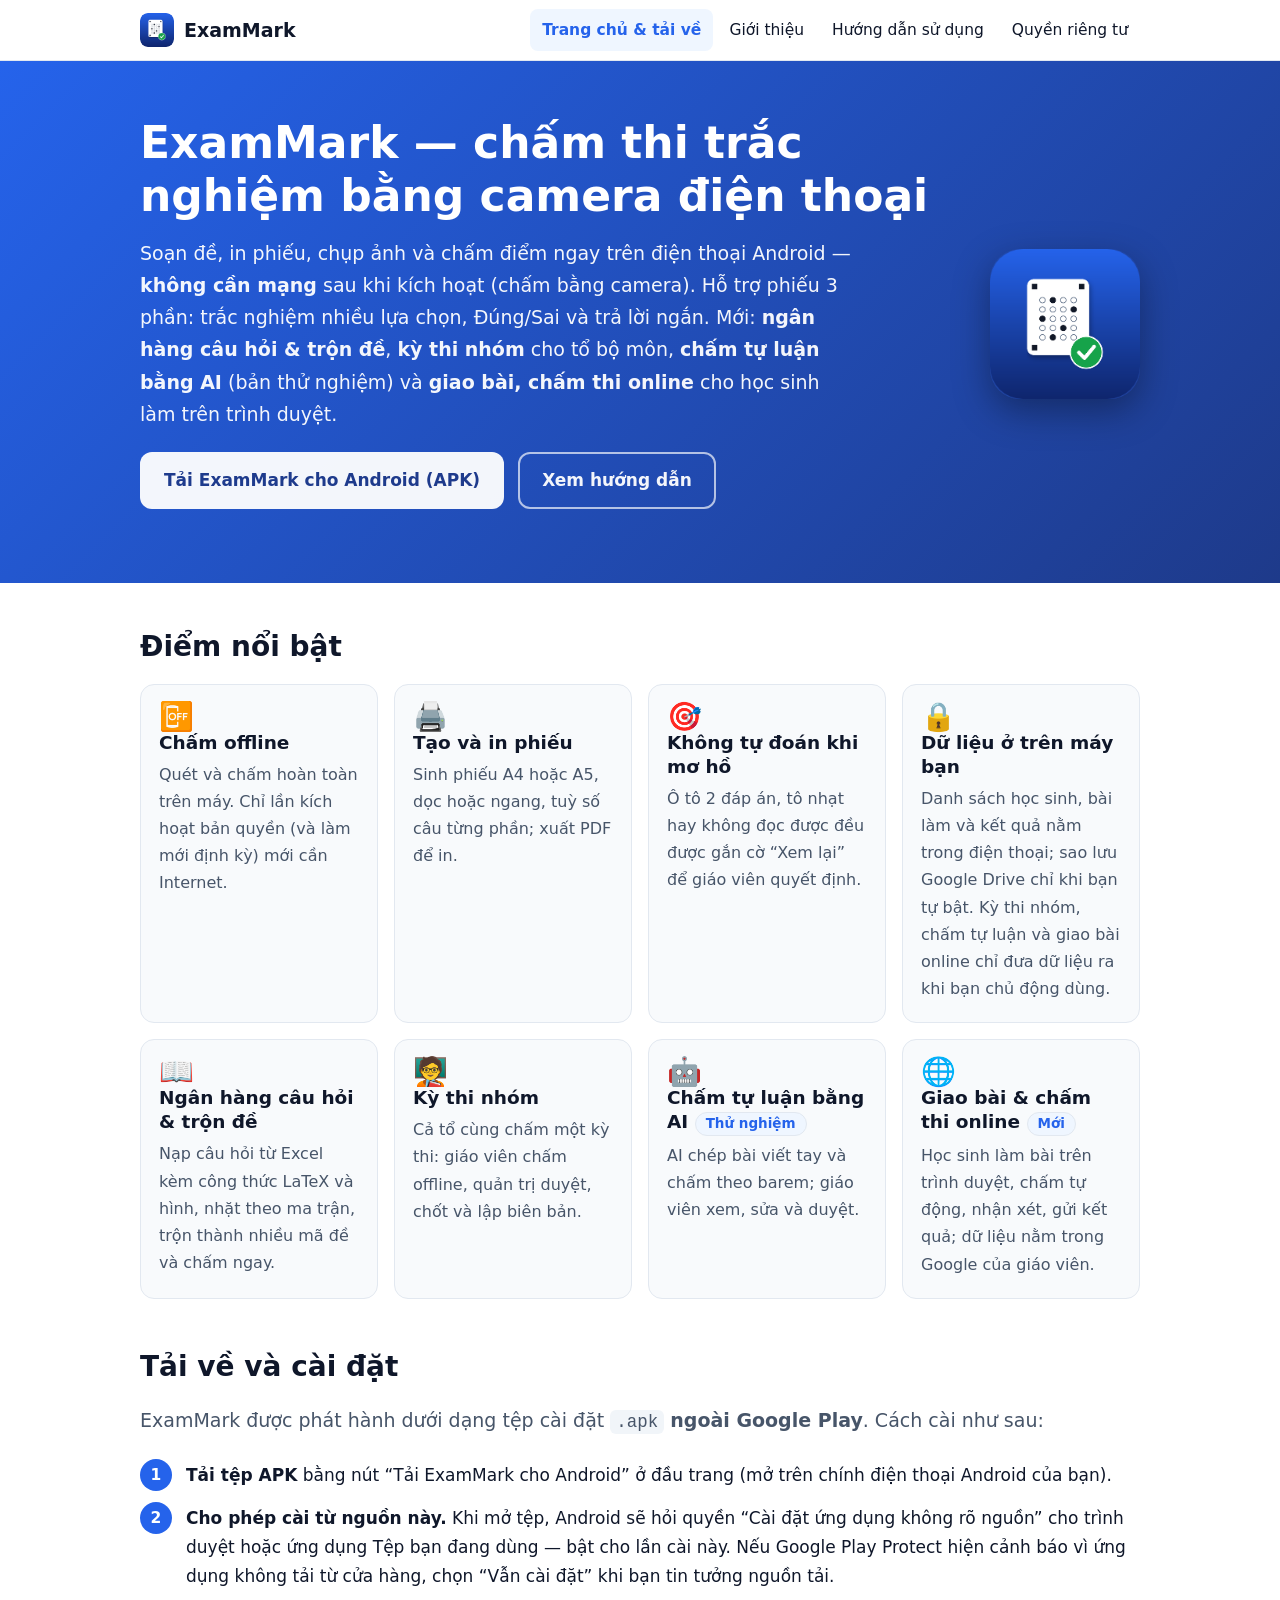
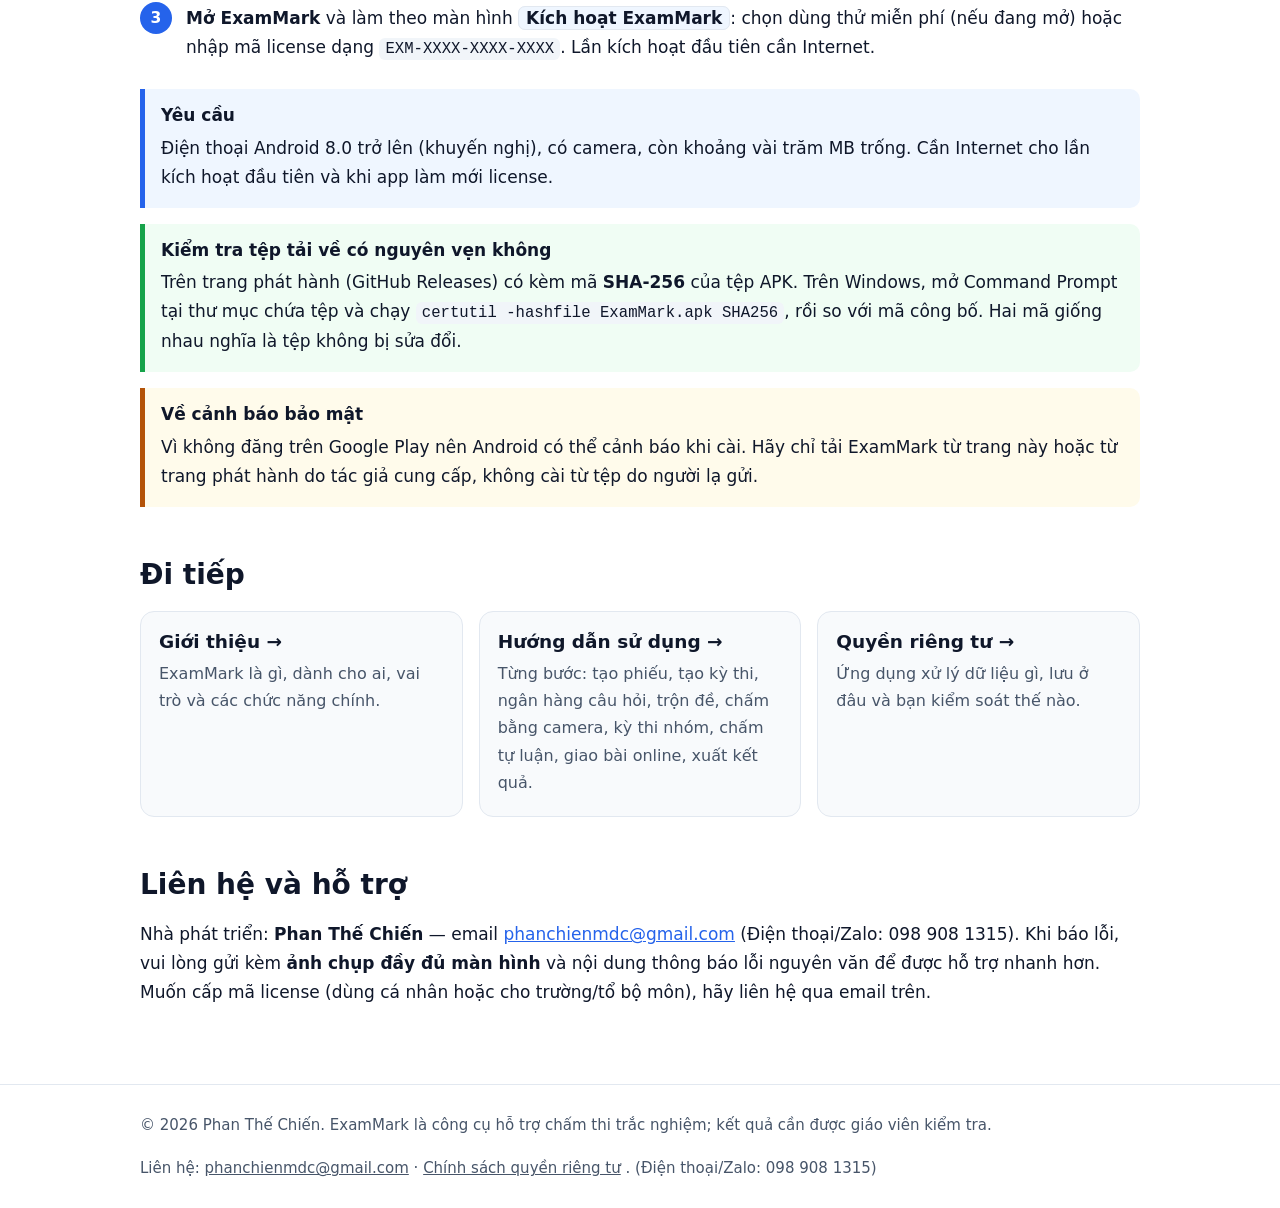
<file: index.html>
<!doctype html>
<html lang="vi">
<head>
<meta charset="utf-8">
<meta name="viewport" content="width=device-width,initial-scale=1">
<title>ExamMark — Chấm thi trắc nghiệm bằng camera điện thoại</title>
<meta name="description" content="ExamMark: ứng dụng Android soạn đề, trộn đề, in phiếu và chấm thi trắc nghiệm bằng camera (offline); kỳ thi nhóm cho tổ bộ môn, chấm tự luận bằng AI (thử nghiệm) và giao bài, chấm thi online. Tải APK và hướng dẫn sử dụng.">
<meta name="theme-color" content="#2563eb">
<link rel="icon" type="image/png" href="assets/img/favicon-64.png">
<link rel="stylesheet" href="assets/style.css">
</head>
<body>
<header class="top"><div class="wrap">
<a class="brand" href="index.html"><img src="assets/img/logo-192.png" alt="" width="34" height="34">ExamMark</a>
<nav class="main" aria-label="Điều hướng chính"><a href="index.html" aria-current="page">Trang chủ &amp; tải về</a><a href="gioi-thieu.html">Giới thiệu</a><a href="huong-dan.html">Hướng dẫn sử dụng</a><a href="privacy.html">Quyền riêng tư</a></nav>
</div></header>
<section class="hero"><div class="wrap"><div class="row">
<div>
<h1>ExamMark — chấm thi trắc nghiệm bằng camera điện thoại</h1>
<p>Soạn đề, in phiếu, chụp ảnh và chấm điểm ngay trên điện thoại Android — <b>không cần mạng</b> sau khi kích hoạt (chấm bằng camera). Hỗ trợ phiếu 3 phần: trắc nghiệm nhiều lựa chọn, Đúng/Sai và trả lời ngắn. Mới: <b>ngân hàng câu hỏi &amp; trộn đề</b>, <b>kỳ thi nhóm</b> cho tổ bộ môn, <b>chấm tự luận bằng AI</b> (bản thử nghiệm) và <b>giao bài, chấm thi online</b> cho học sinh làm trên trình duyệt.</p>
<p>
<!-- TODO: thay TEN-TAI-KHOAN/ten-repo bằng địa chỉ GitHub Releases thật của bạn -->
<a class="btn btn-primary" href="https://github.com/TEN-TAI-KHOAN/ten-repo/releases/latest">Tải ExamMark cho Android (APK)</a>
<a class="btn btn-ghost" href="huong-dan.html">Xem hướng dẫn</a></p>
</div>
<img class="logo" src="assets/img/logo-192.png" alt="Biểu tượng ExamMark" width="150" height="150">
</div></div></section>
<main><div class="wrap">

<h2 style="margin-top:6px">Điểm nổi bật</h2>
<div class="grid">
<div class="card"><div class="ic">📴</div><h3>Chấm offline</h3><p>Quét và chấm hoàn toàn trên máy. Chỉ lần kích hoạt bản quyền (và làm mới định kỳ) mới cần Internet.</p></div>
<div class="card"><div class="ic">🖨️</div><h3>Tạo và in phiếu</h3><p>Sinh phiếu A4 hoặc A5, dọc hoặc ngang, tuỳ số câu từng phần; xuất PDF để in.</p></div>
<div class="card"><div class="ic">🎯</div><h3>Không tự đoán khi mơ hồ</h3><p>Ô tô 2 đáp án, tô nhạt hay không đọc được đều được gắn cờ “Xem lại” để giáo viên quyết định.</p></div>
<div class="card"><div class="ic">🔒</div><h3>Dữ liệu ở trên máy bạn</h3><p>Danh sách học sinh, bài làm và kết quả nằm trong điện thoại; sao lưu Google Drive chỉ khi bạn tự bật. Kỳ thi nhóm, chấm tự luận và giao bài online chỉ đưa dữ liệu ra khi bạn chủ động dùng.</p></div>
<div class="card"><div class="ic">📖</div><h3>Ngân hàng câu hỏi &amp; trộn đề</h3><p>Nạp câu hỏi từ Excel kèm công thức LaTeX và hình, nhặt theo ma trận, trộn thành nhiều mã đề và chấm ngay.</p></div>
<div class="card"><div class="ic">🧑‍🏫</div><h3>Kỳ thi nhóm</h3><p>Cả tổ cùng chấm một kỳ thi: giáo viên chấm offline, quản trị duyệt, chốt và lập biên bản.</p></div>
<div class="card"><div class="ic">🤖</div><h3>Chấm tự luận bằng AI <span class="pill">Thử nghiệm</span></h3><p>AI chép bài viết tay và chấm theo barem; giáo viên xem, sửa và duyệt.</p></div>
<div class="card"><div class="ic">🌐</div><h3>Giao bài &amp; chấm thi online <span class="pill">Mới</span></h3><p>Học sinh làm bài trên trình duyệt, chấm tự động, nhận xét, gửi kết quả; dữ liệu nằm trong Google của giáo viên.</p></div>
</div>

<h2>Tải về và cài đặt</h2>
<p class="lead">ExamMark được phát hành dưới dạng tệp cài đặt <code>.apk</code> <b>ngoài Google Play</b>. Cách cài như sau:</p>
<ol class="steps">
<li><b>Tải tệp APK</b> bằng nút “Tải ExamMark cho Android” ở đầu trang (mở trên chính điện thoại Android của bạn).</li>
<li><b>Cho phép cài từ nguồn này.</b> Khi mở tệp, Android sẽ hỏi quyền “Cài đặt ứng dụng không rõ nguồn” cho trình duyệt hoặc ứng dụng Tệp bạn đang dùng — bật cho lần cài này. Nếu Google Play Protect hiện cảnh báo vì ứng dụng không tải từ cửa hàng, chọn “Vẫn cài đặt” khi bạn tin tưởng nguồn tải.</li>
<li><b>Mở ExamMark</b> và làm theo màn hình <span class="ui">Kích hoạt ExamMark</span>: chọn dùng thử miễn phí (nếu đang mở) hoặc nhập mã license dạng <code>EXM-XXXX-XXXX-XXXX</code>. Lần kích hoạt đầu tiên cần Internet.</li>
</ol>
<div class="callout"><b class="t">Yêu cầu</b><p>Điện thoại Android 8.0 trở lên (khuyến nghị), có camera, còn khoảng vài trăm MB trống. Cần Internet cho lần kích hoạt đầu tiên và khi app làm mới license.</p></div>
<div class="callout tip"><b class="t">Kiểm tra tệp tải về có nguyên vẹn không</b><p>Trên trang phát hành (GitHub Releases) có kèm mã <b>SHA-256</b> của tệp APK. Trên Windows, mở Command Prompt tại thư mục chứa tệp và chạy <code>certutil -hashfile ExamMark.apk SHA256</code>, rồi so với mã công bố. Hai mã giống nhau nghĩa là tệp không bị sửa đổi.</p></div>
<div class="callout warn"><b class="t">Về cảnh báo bảo mật</b><p>Vì không đăng trên Google Play nên Android có thể cảnh báo khi cài. Hãy chỉ tải ExamMark từ trang này hoặc từ trang phát hành do tác giả cung cấp, không cài từ tệp do người lạ gửi.</p></div>

<h2>Đi tiếp</h2>
<div class="grid">
<a class="card" href="gioi-thieu.html" style="text-decoration:none;color:inherit"><h3>Giới thiệu &rarr;</h3><p>ExamMark là gì, dành cho ai, vai trò và các chức năng chính.</p></a>
<a class="card" href="huong-dan.html" style="text-decoration:none;color:inherit"><h3>Hướng dẫn sử dụng &rarr;</h3><p>Từng bước: tạo phiếu, tạo kỳ thi, ngân hàng câu hỏi, trộn đề, chấm bằng camera, kỳ thi nhóm, chấm tự luận, giao bài online, xuất kết quả.</p></a>
<a class="card" href="privacy.html" style="text-decoration:none;color:inherit"><h3>Quyền riêng tư &rarr;</h3><p>Ứng dụng xử lý dữ liệu gì, lưu ở đâu và bạn kiểm soát thế nào.</p></a>
</div>
<h2>Liên hệ và hỗ trợ</h2>
<p>Nhà phát triển: <b>Phan Thế Chiến</b> — email <a href="mailto:phanchienmdc@gmail.com">phanchienmdc@gmail.com</a> (Điện thoại/Zalo: 098 908 1315). Khi báo lỗi, vui lòng gửi kèm <b>ảnh chụp đầy đủ màn hình</b> và nội dung thông báo lỗi nguyên văn để được hỗ trợ nhanh hơn. Muốn cấp mã license (dùng cá nhân hoặc cho trường/tổ bộ môn), hãy liên hệ qua email trên.</p>

</div></main>
<footer class="bot"><div class="wrap">
<div>© 2026 Phan Thế Chiến. ExamMark là công cụ hỗ trợ chấm thi trắc nghiệm; kết quả cần được giáo viên kiểm tra.</div>
<div>Liên hệ: <a href="mailto:phanchienmdc@gmail.com">phanchienmdc@gmail.com</a> · <a href="privacy.html">Chính sách quyền riêng tư</a> . (Điện thoại/Zalo: 098 908 1315)</div>
</div></footer>
</body>
</html>
</file>
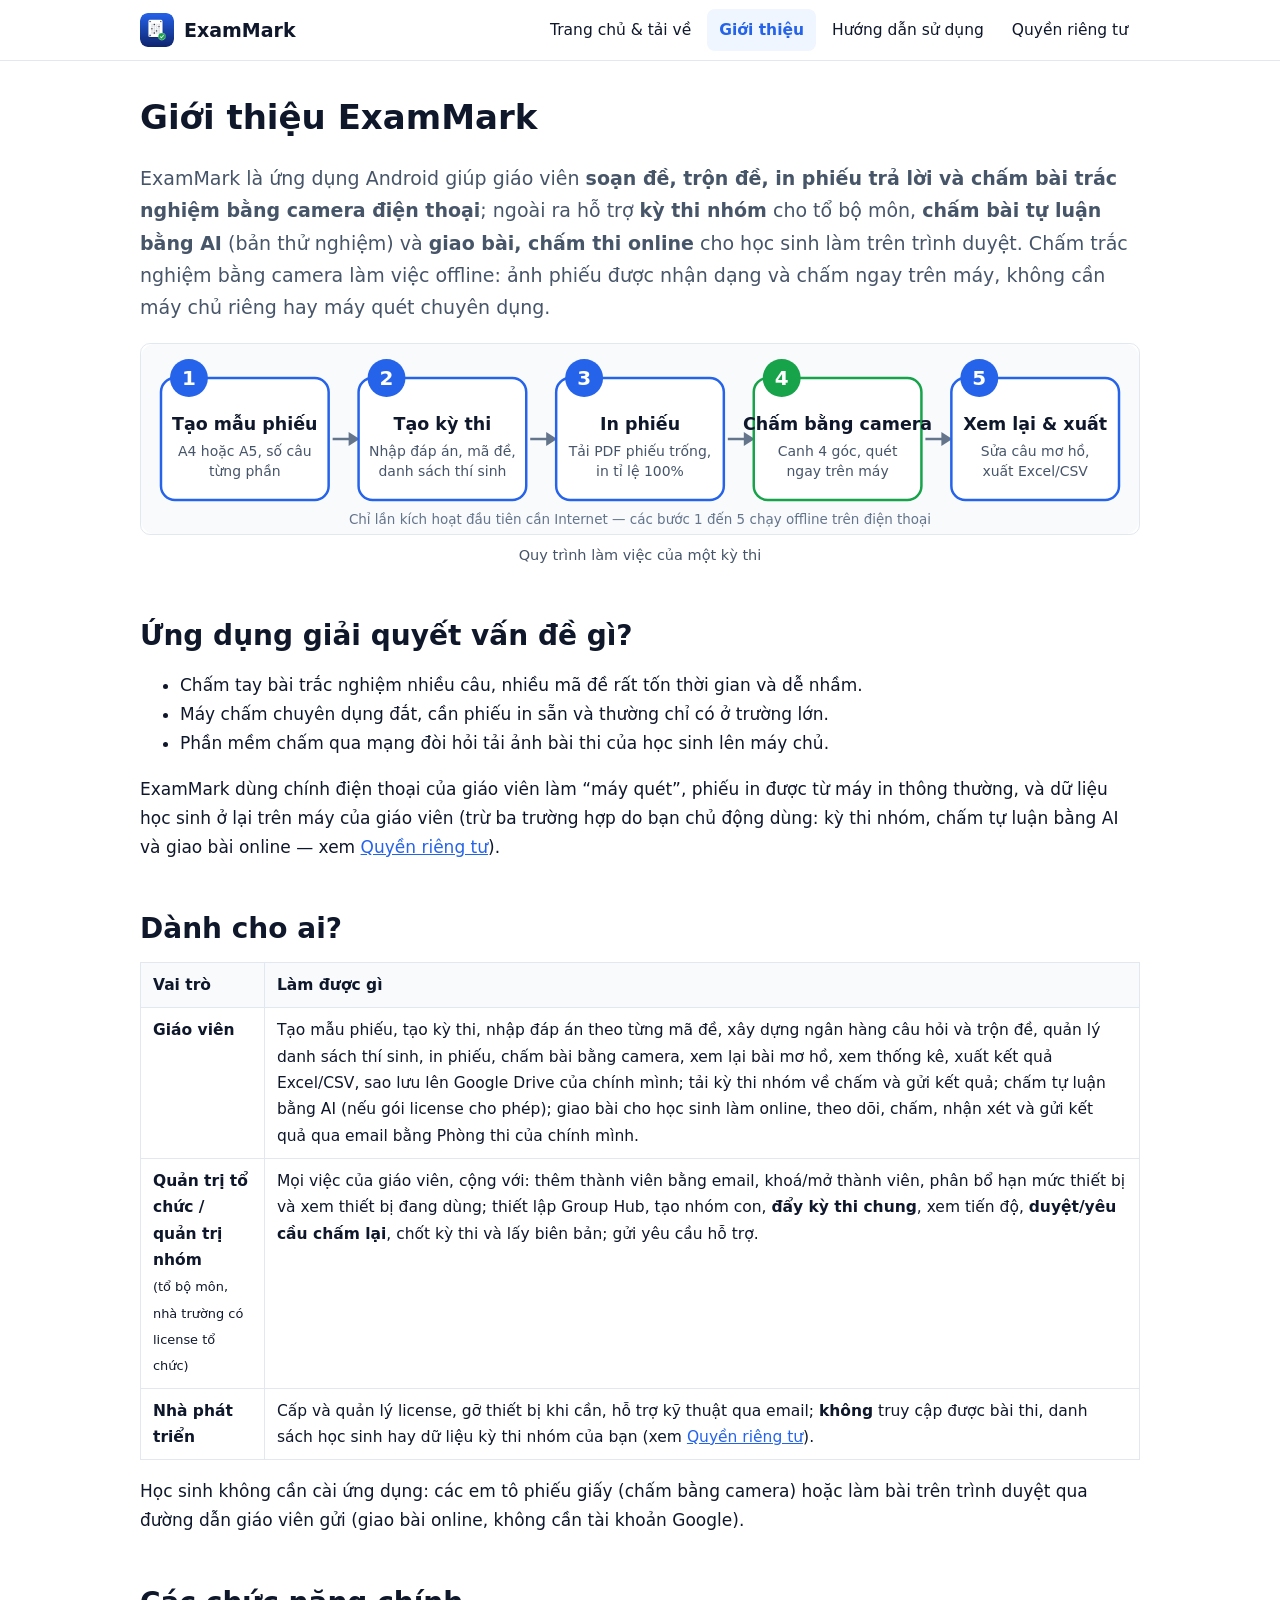
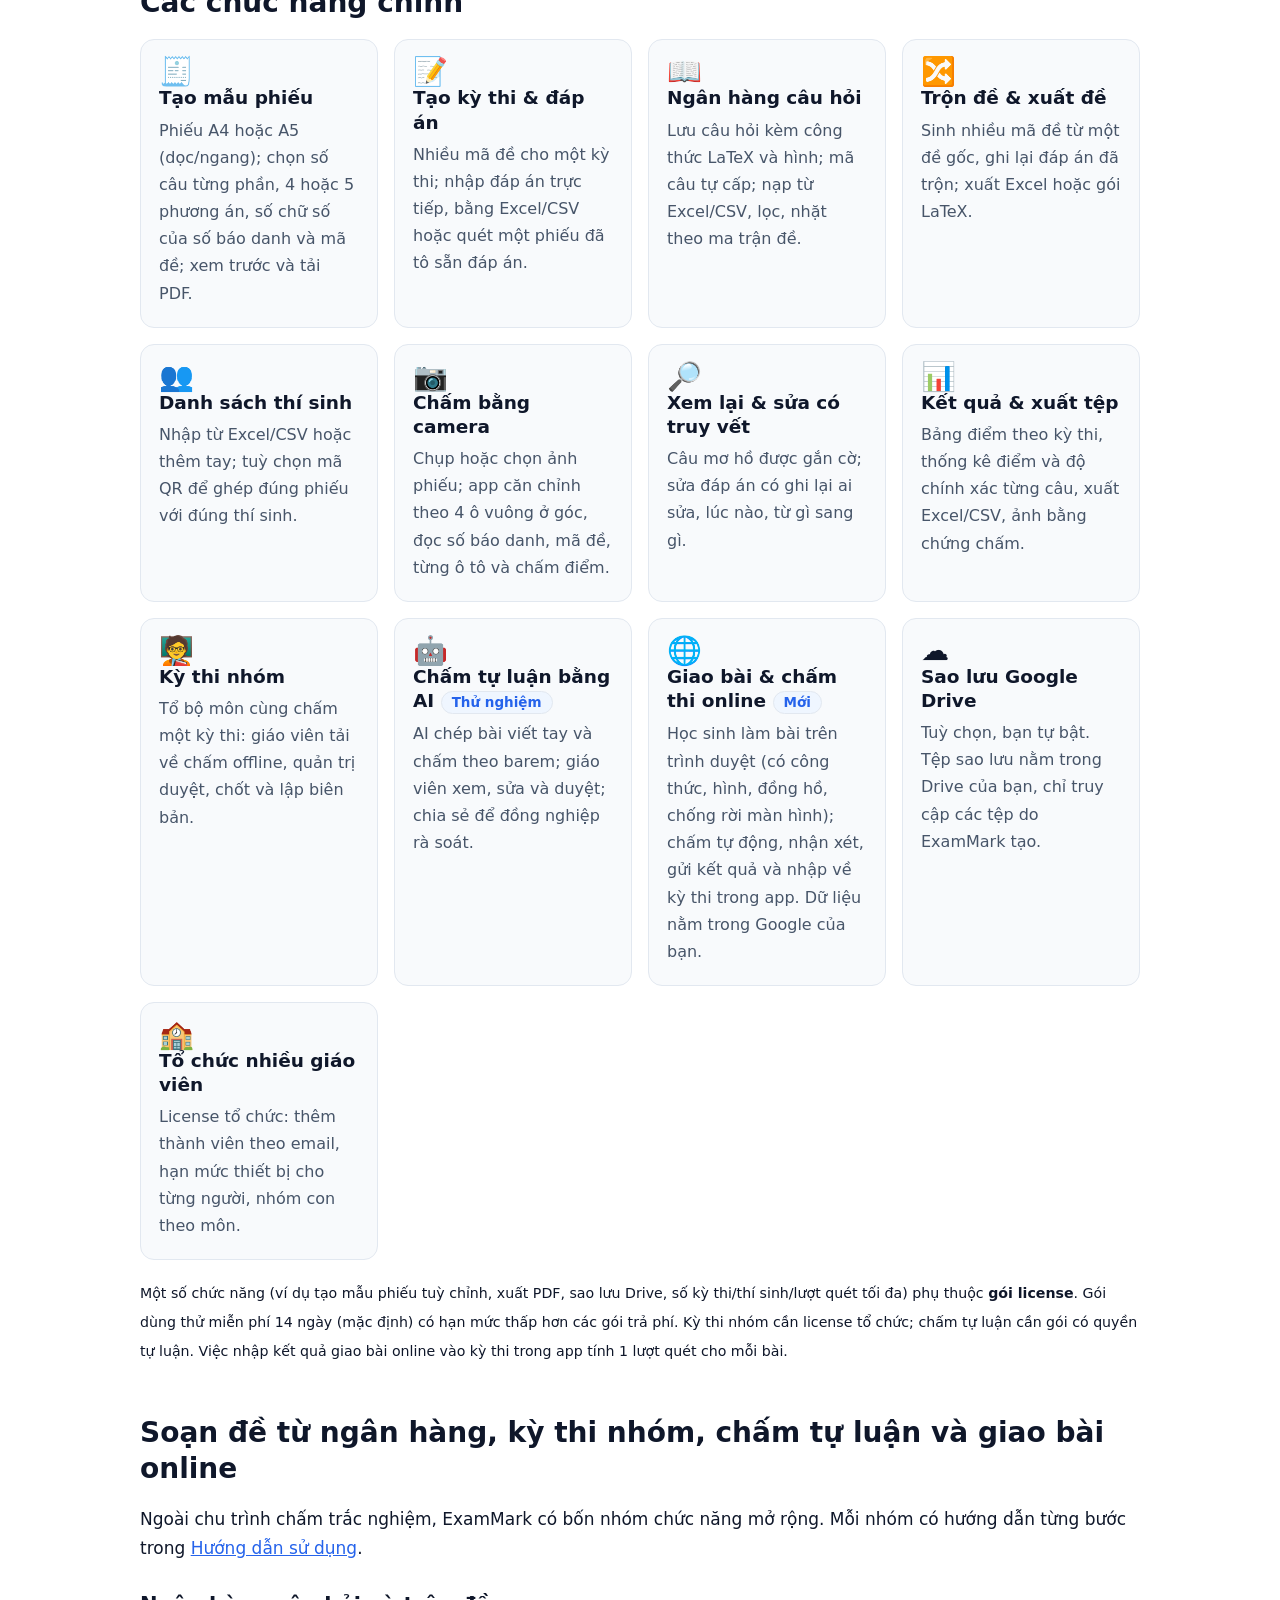
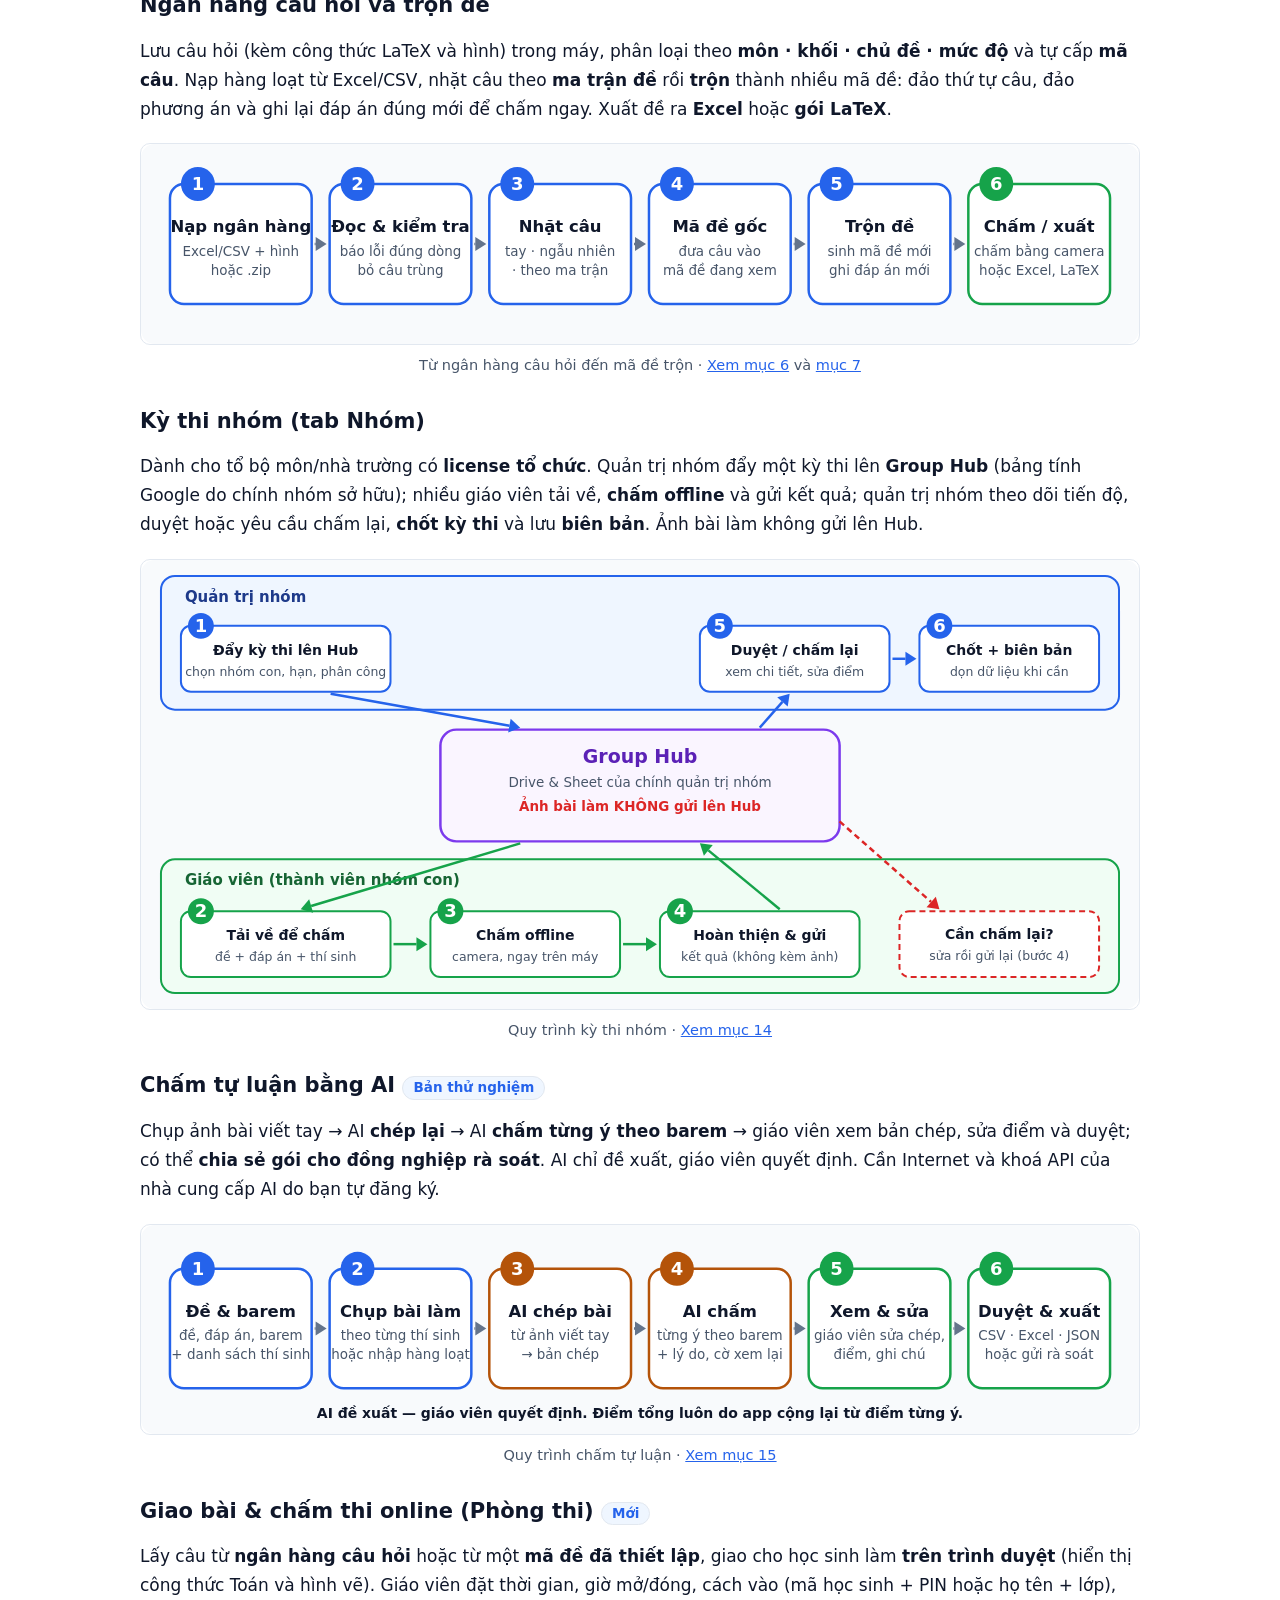
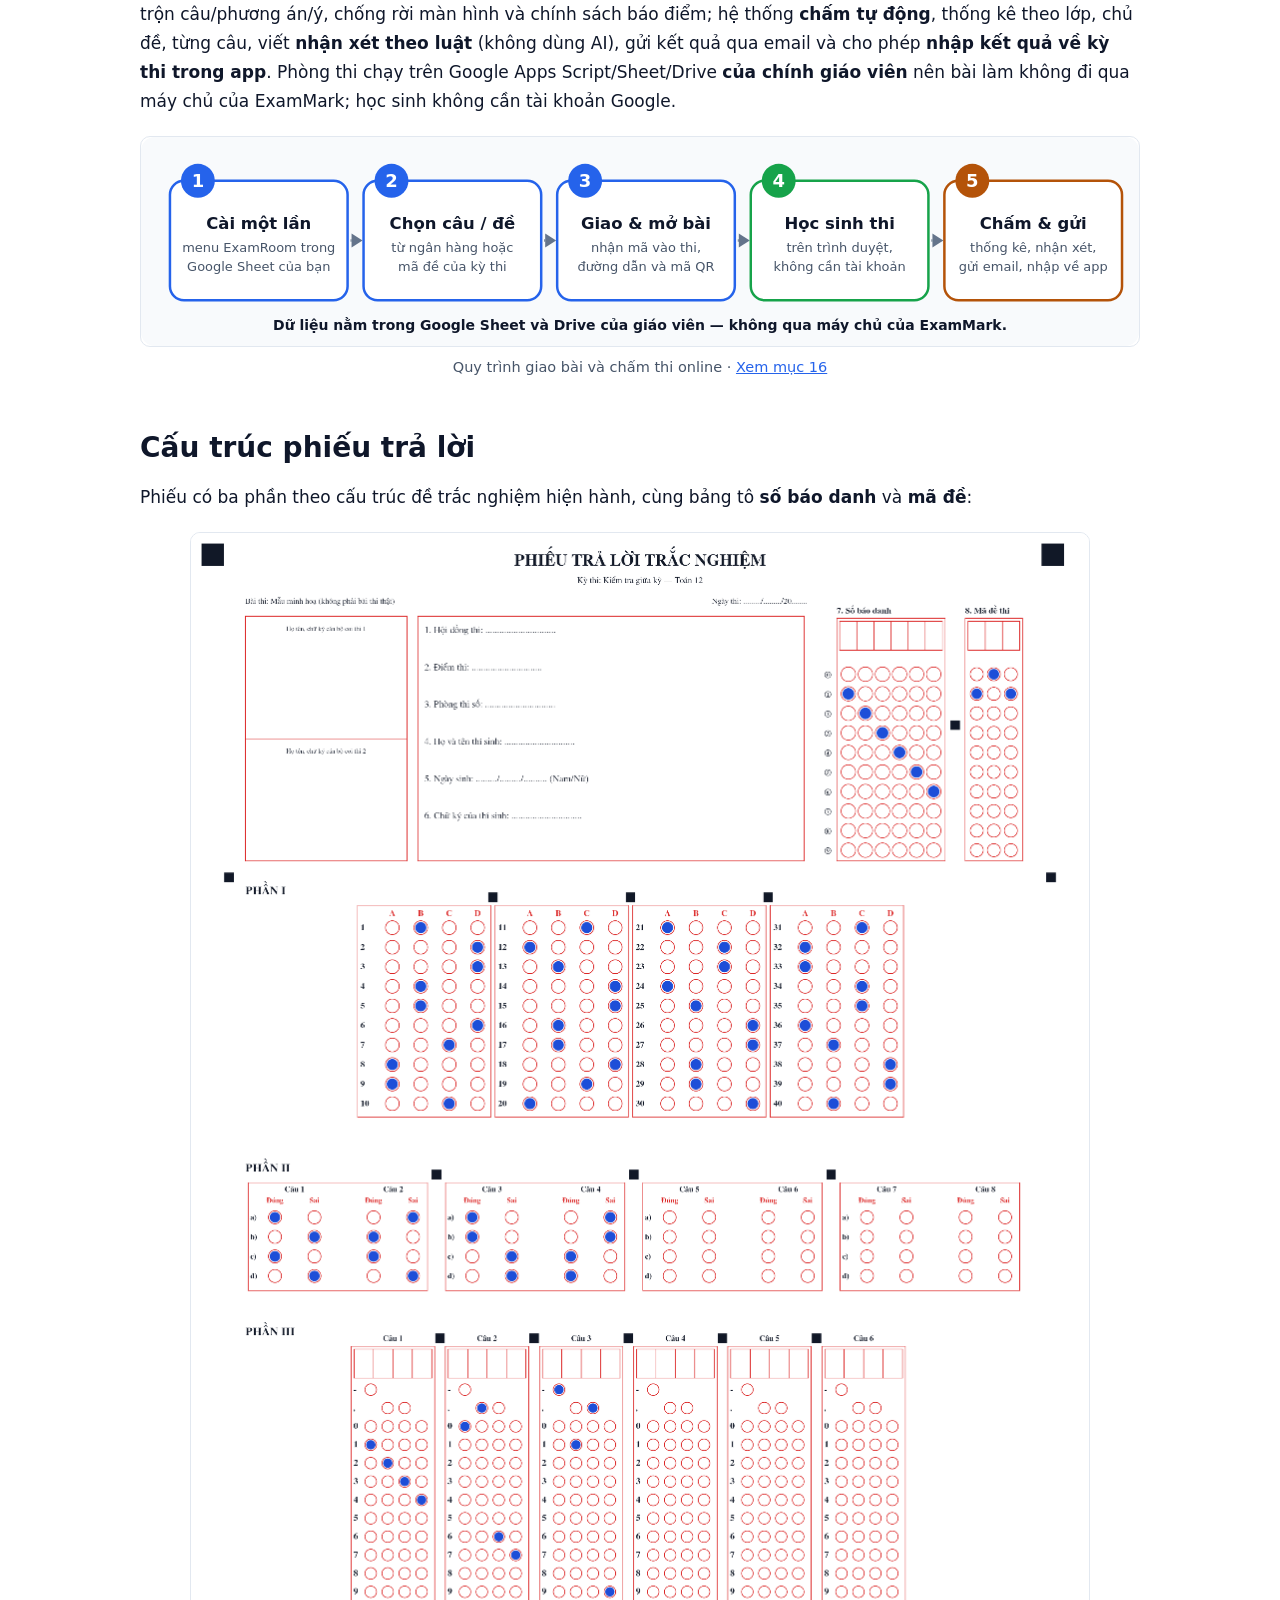
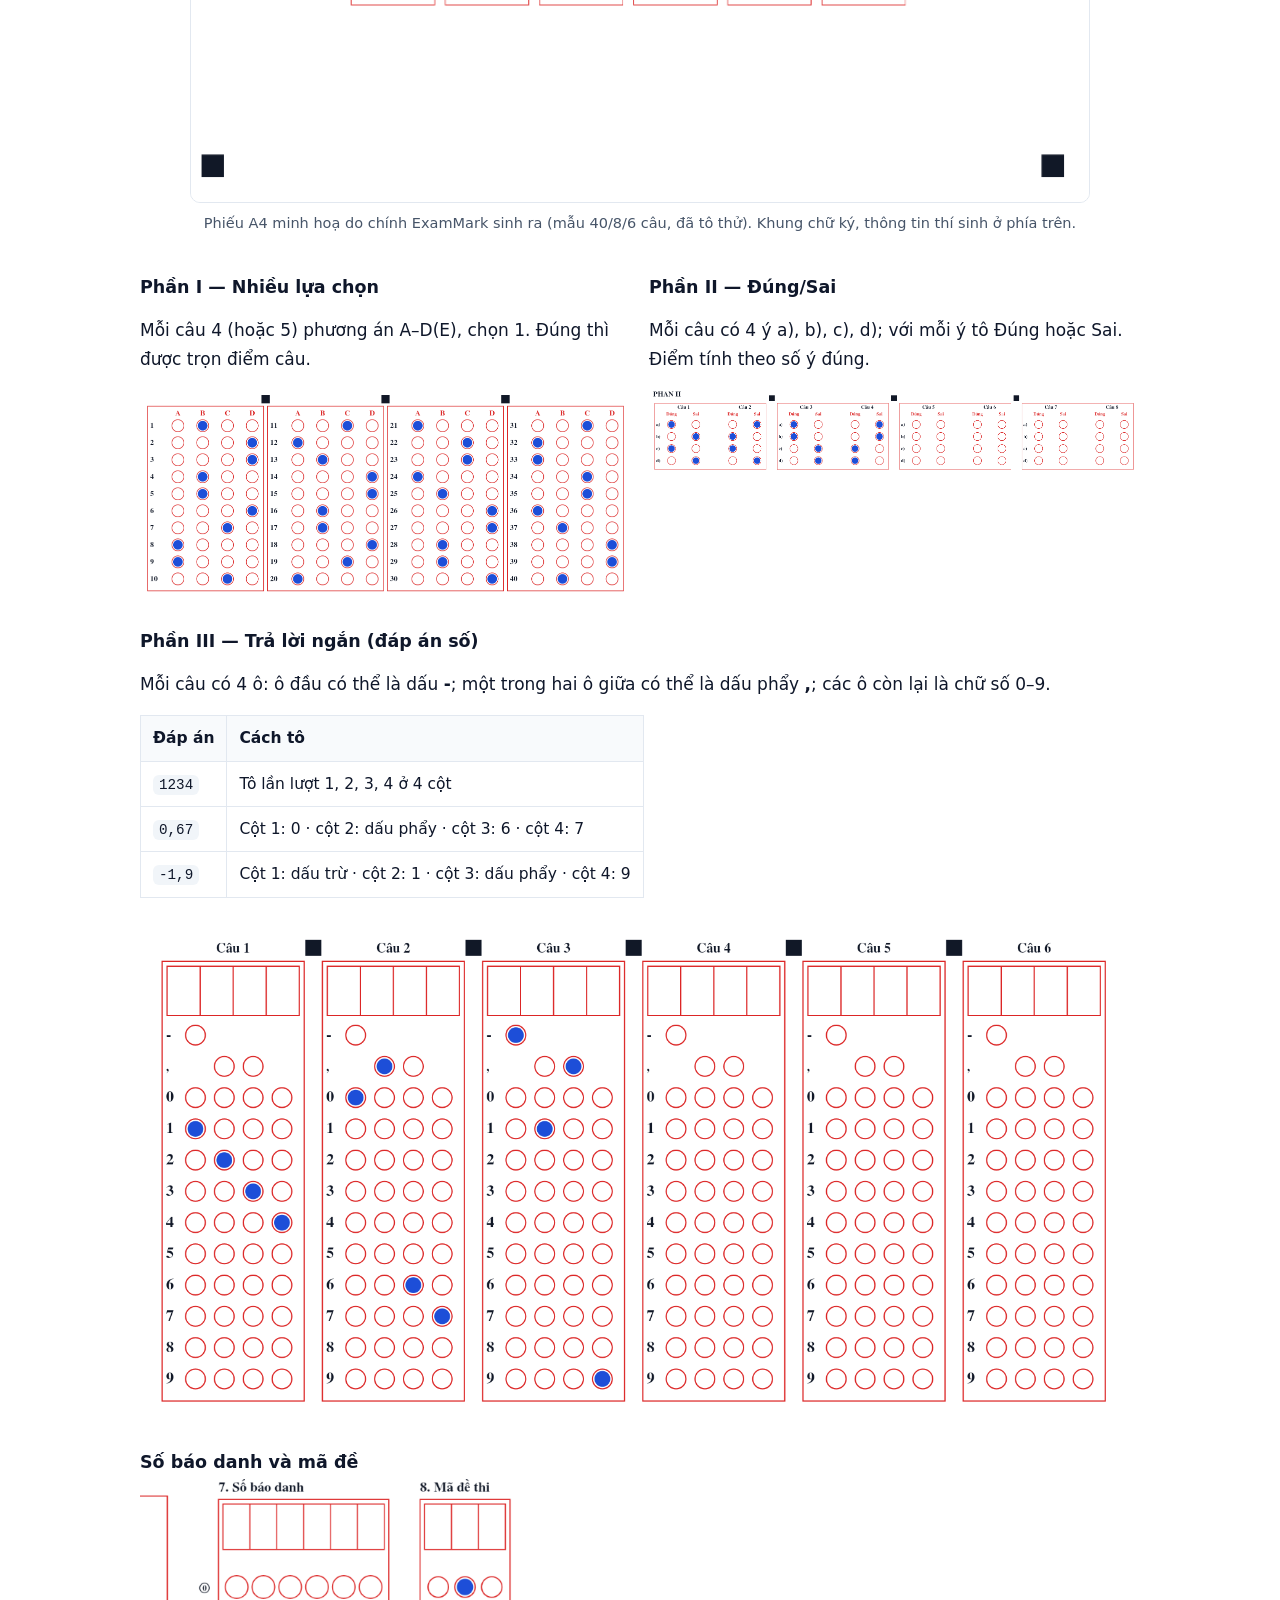
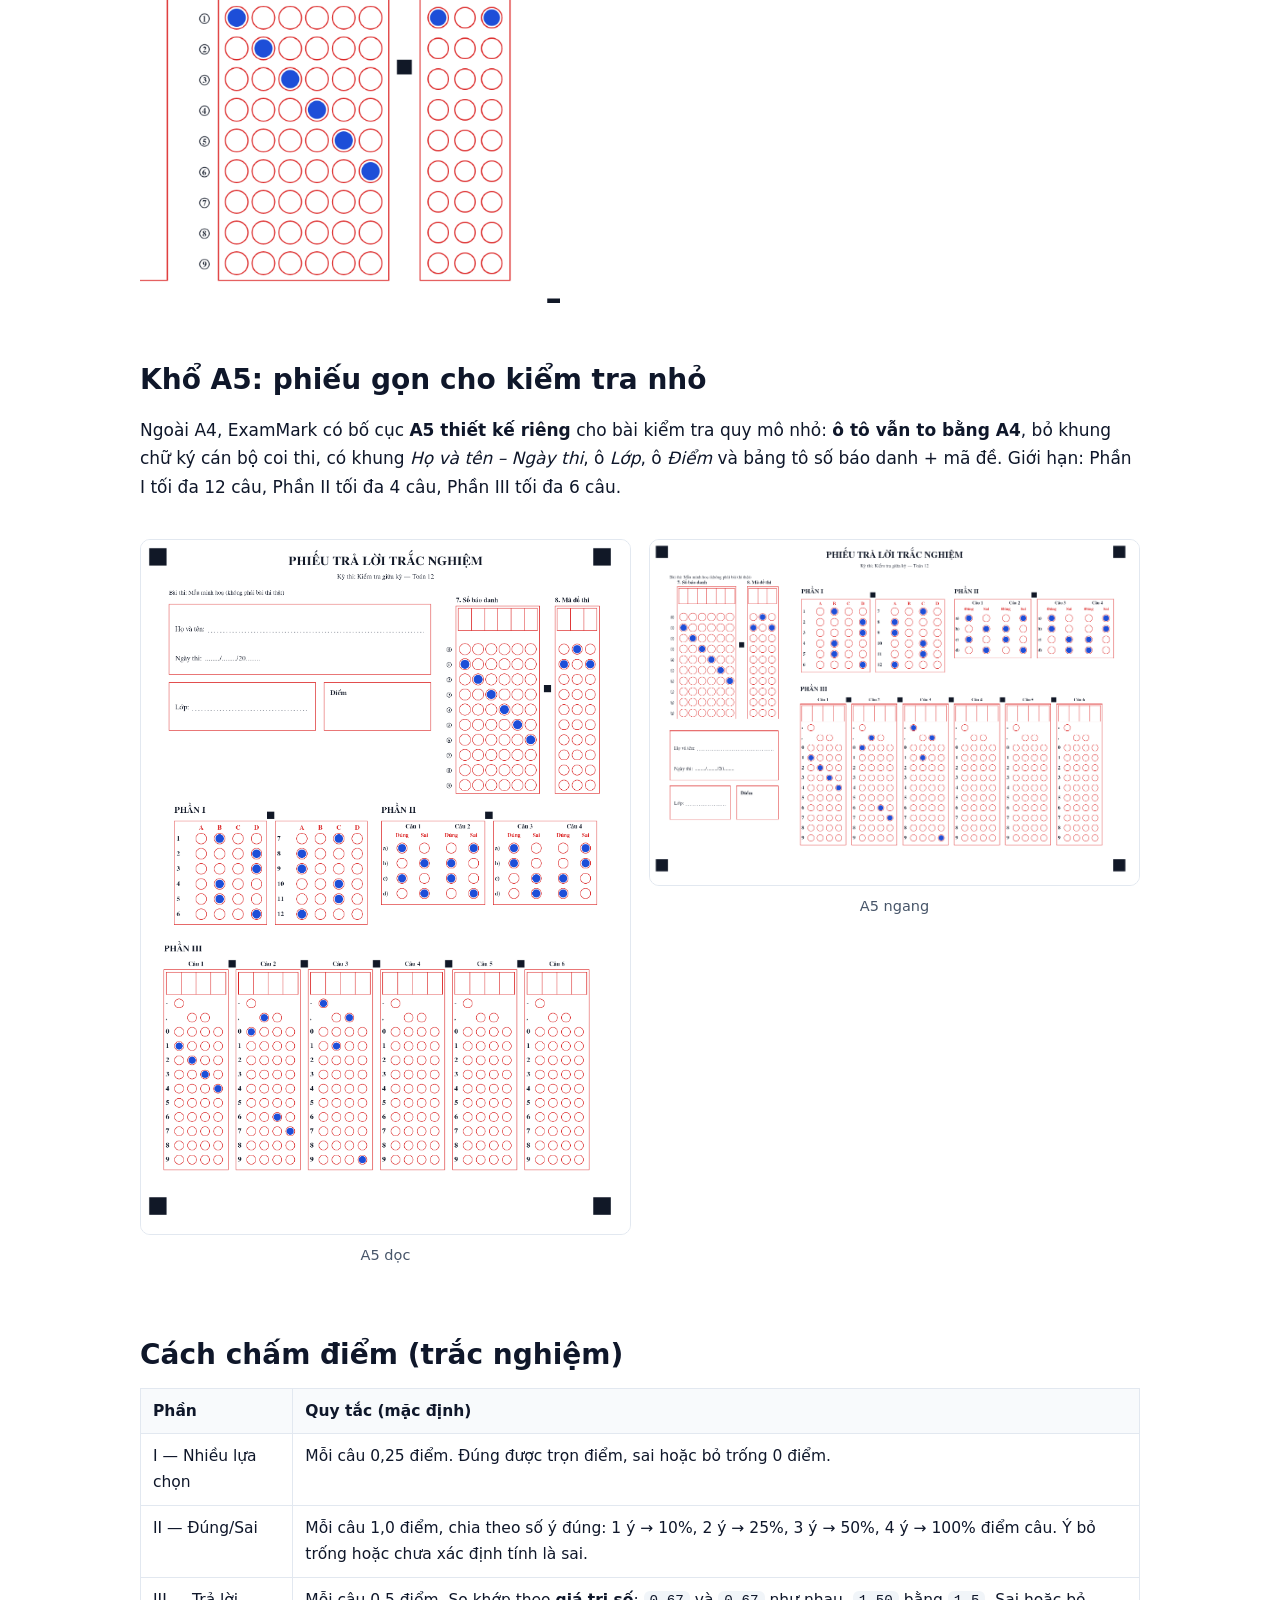
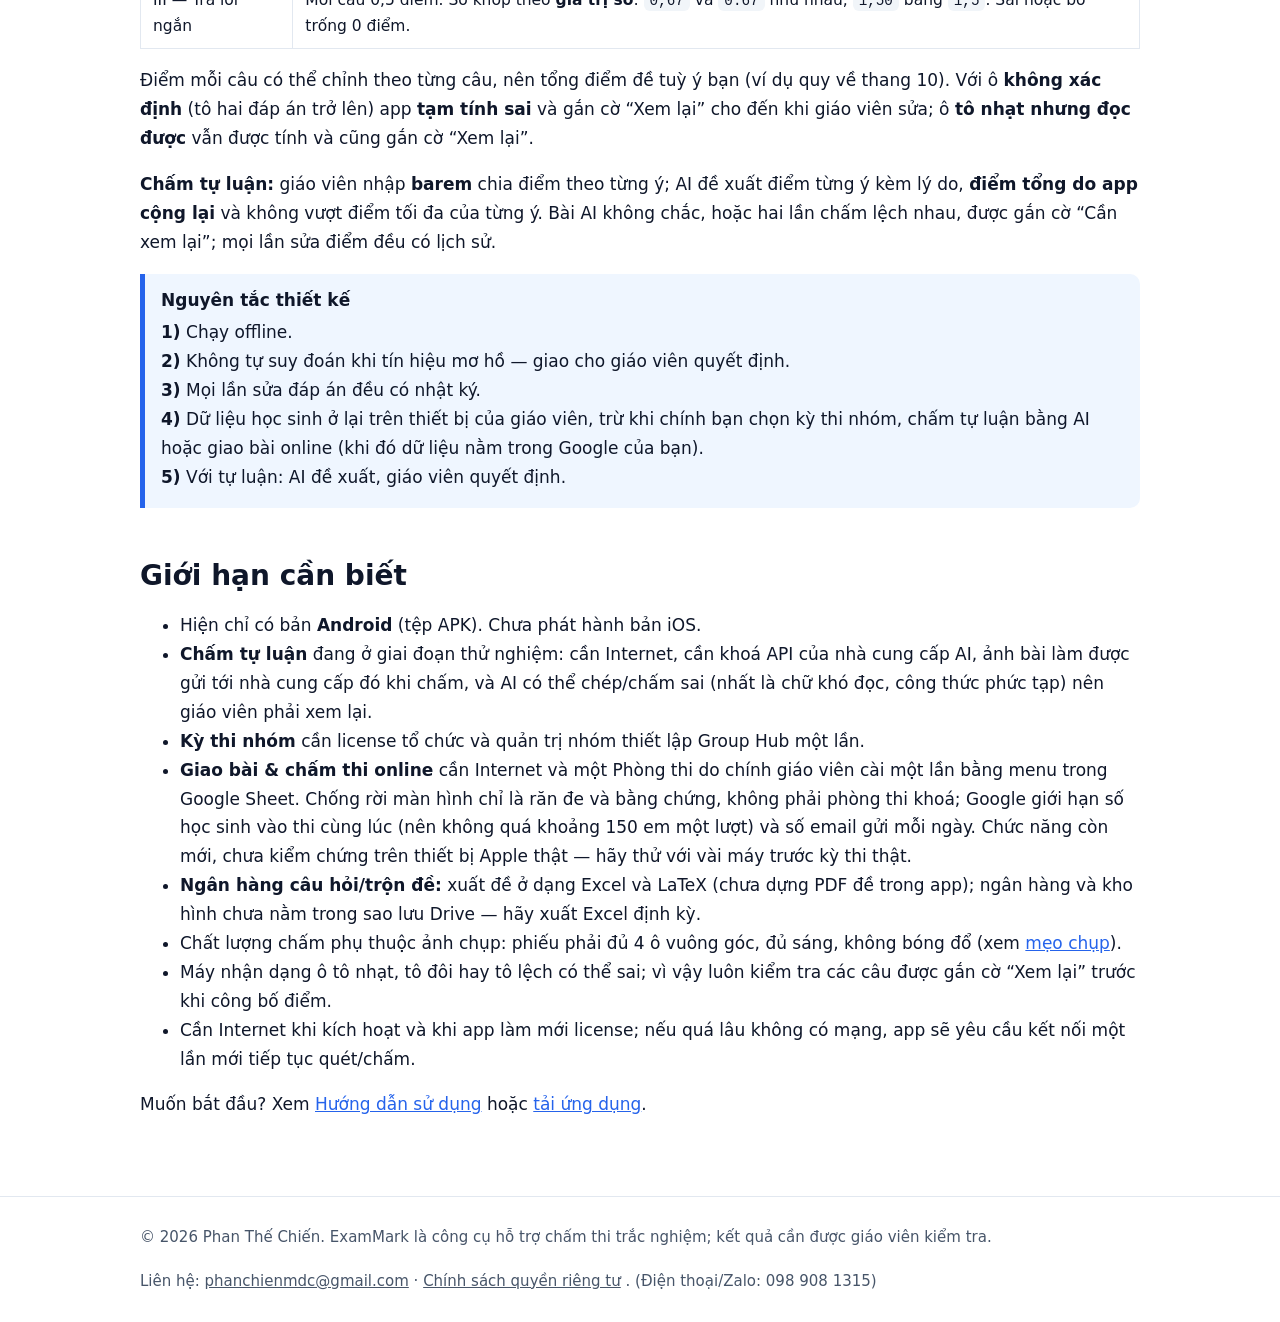
<file: gioi-thieu.html>
<!doctype html>
<html lang="vi">
<head>
<meta charset="utf-8">
<meta name="viewport" content="width=device-width,initial-scale=1">
<title>Giới thiệu ExamMark — vai trò và chức năng</title>
<meta name="description" content="ExamMark là gì, dành cho ai, có những chức năng nào (chấm trắc nghiệm, ngân hàng câu hỏi, trộn đề, kỳ thi nhóm, chấm tự luận bằng AI, giao bài và chấm thi online), cấu trúc phiếu và cách chấm điểm.">
<meta name="theme-color" content="#2563eb">
<link rel="icon" type="image/png" href="assets/img/favicon-64.png">
<link rel="stylesheet" href="assets/style.css">
</head>
<body>
<header class="top"><div class="wrap">
<a class="brand" href="index.html"><img src="assets/img/logo-192.png" alt="" width="34" height="34">ExamMark</a>
<nav class="main" aria-label="Điều hướng chính"><a href="index.html">Trang chủ &amp; tải về</a><a href="gioi-thieu.html" aria-current="page">Giới thiệu</a><a href="huong-dan.html">Hướng dẫn sử dụng</a><a href="privacy.html">Quyền riêng tư</a></nav>
</div></header>

<main><div class="wrap">

<h1 style="margin-top:0">Giới thiệu ExamMark</h1>
<p class="lead">ExamMark là ứng dụng Android giúp giáo viên <b>soạn đề, trộn đề, in phiếu trả lời và chấm bài trắc nghiệm bằng camera điện thoại</b>; ngoài ra hỗ trợ <b>kỳ thi nhóm</b> cho tổ bộ môn, <b>chấm bài tự luận bằng AI</b> (bản thử nghiệm) và <b>giao bài, chấm thi online</b> cho học sinh làm trên trình duyệt. Chấm trắc nghiệm bằng camera làm việc offline: ảnh phiếu được nhận dạng và chấm ngay trên máy, không cần máy chủ riêng hay máy quét chuyên dụng.</p>

<figure class="fig"><img src="assets/img/flow.svg" alt="Quy trình 5 bước: tạo mẫu phiếu, tạo kỳ thi, in phiếu, chấm bằng camera, xem lại và xuất kết quả" width="1000" height="190"><figcaption>Quy trình làm việc của một kỳ thi</figcaption></figure>

<h2>Ứng dụng giải quyết vấn đề gì?</h2>
<ul>
<li>Chấm tay bài trắc nghiệm nhiều câu, nhiều mã đề rất tốn thời gian và dễ nhầm.</li>
<li>Máy chấm chuyên dụng đắt, cần phiếu in sẵn và thường chỉ có ở trường lớn.</li>
<li>Phần mềm chấm qua mạng đòi hỏi tải ảnh bài thi của học sinh lên máy chủ.</li>
</ul>
<p>ExamMark dùng chính điện thoại của giáo viên làm “máy quét”, phiếu in được từ máy in thông thường, và dữ liệu học sinh ở lại trên máy của giáo viên (trừ ba trường hợp do bạn chủ động dùng: kỳ thi nhóm, chấm tự luận bằng AI và giao bài online — xem <a href="privacy.html">Quyền riêng tư</a>).</p>

<h2>Dành cho ai?</h2>
<table class="tbl">
<tr><th>Vai trò</th><th>Làm được gì</th></tr>
<tr><td><b>Giáo viên</b></td><td>Tạo mẫu phiếu, tạo kỳ thi, nhập đáp án theo từng mã đề, xây dựng ngân hàng câu hỏi và trộn đề, quản lý danh sách thí sinh, in phiếu, chấm bài bằng camera, xem lại bài mơ hồ, xem thống kê, xuất kết quả Excel/CSV, sao lưu lên Google Drive của chính mình; tải kỳ thi nhóm về chấm và gửi kết quả; chấm tự luận bằng AI (nếu gói license cho phép); giao bài cho học sinh làm online, theo dõi, chấm, nhận xét và gửi kết quả qua email bằng Phòng thi của chính mình.</td></tr>
<tr><td><b>Quản trị tổ chức / quản trị nhóm</b><br><small>(tổ bộ môn, nhà trường có license tổ chức)</small></td><td>Mọi việc của giáo viên, cộng với: thêm thành viên bằng email, khoá/mở thành viên, phân bổ hạn mức thiết bị và xem thiết bị đang dùng; thiết lập Group Hub, tạo nhóm con, <b>đẩy kỳ thi chung</b>, xem tiến độ, <b>duyệt/yêu cầu chấm lại</b>, chốt kỳ thi và lấy biên bản; gửi yêu cầu hỗ trợ.</td></tr>
<tr><td><b>Nhà phát triển</b></td><td>Cấp và quản lý license, gỡ thiết bị khi cần, hỗ trợ kỹ thuật qua email; <b>không</b> truy cập được bài thi, danh sách học sinh hay dữ liệu kỳ thi nhóm của bạn (xem <a href="privacy.html">Quyền riêng tư</a>).</td></tr>
</table>
<p>Học sinh không cần cài ứng dụng: các em tô phiếu giấy (chấm bằng camera) hoặc làm bài trên trình duyệt qua đường dẫn giáo viên gửi (giao bài online, không cần tài khoản Google).</p>

<h2>Các chức năng chính</h2>
<div class="grid">
<div class="card"><div class="ic">🧾</div><h3>Tạo mẫu phiếu</h3><p>Phiếu A4 hoặc A5 (dọc/ngang); chọn số câu từng phần, 4 hoặc 5 phương án, số chữ số của số báo danh và mã đề; xem trước và tải PDF.</p></div>
<div class="card"><div class="ic">📝</div><h3>Tạo kỳ thi &amp; đáp án</h3><p>Nhiều mã đề cho một kỳ thi; nhập đáp án trực tiếp, bằng Excel/CSV hoặc quét một phiếu đã tô sẵn đáp án.</p></div>
<div class="card"><div class="ic">📖</div><h3>Ngân hàng câu hỏi</h3><p>Lưu câu hỏi kèm công thức LaTeX và hình; mã câu tự cấp; nạp từ Excel/CSV, lọc, nhặt theo ma trận đề.</p></div>
<div class="card"><div class="ic">🔀</div><h3>Trộn đề &amp; xuất đề</h3><p>Sinh nhiều mã đề từ một đề gốc, ghi lại đáp án đã trộn; xuất Excel hoặc gói LaTeX.</p></div>
<div class="card"><div class="ic">👥</div><h3>Danh sách thí sinh</h3><p>Nhập từ Excel/CSV hoặc thêm tay; tuỳ chọn mã QR để ghép đúng phiếu với đúng thí sinh.</p></div>
<div class="card"><div class="ic">📷</div><h3>Chấm bằng camera</h3><p>Chụp hoặc chọn ảnh phiếu; app căn chỉnh theo 4 ô vuông ở góc, đọc số báo danh, mã đề, từng ô tô và chấm điểm.</p></div>
<div class="card"><div class="ic">🔎</div><h3>Xem lại &amp; sửa có truy vết</h3><p>Câu mơ hồ được gắn cờ; sửa đáp án có ghi lại ai sửa, lúc nào, từ gì sang gì.</p></div>
<div class="card"><div class="ic">📊</div><h3>Kết quả &amp; xuất tệp</h3><p>Bảng điểm theo kỳ thi, thống kê điểm và độ chính xác từng câu, xuất Excel/CSV, ảnh bằng chứng chấm.</p></div>
<div class="card"><div class="ic">🧑‍🏫</div><h3>Kỳ thi nhóm</h3><p>Tổ bộ môn cùng chấm một kỳ thi: giáo viên tải về chấm offline, quản trị duyệt, chốt và lập biên bản.</p></div>
<div class="card"><div class="ic">🤖</div><h3>Chấm tự luận bằng AI <span class="pill">Thử nghiệm</span></h3><p>AI chép bài viết tay và chấm theo barem; giáo viên xem, sửa và duyệt; chia sẻ để đồng nghiệp rà soát.</p></div>
<div class="card"><div class="ic">🌐</div><h3>Giao bài &amp; chấm thi online <span class="pill">Mới</span></h3><p>Học sinh làm bài trên trình duyệt (có công thức, hình, đồng hồ, chống rời màn hình); chấm tự động, nhận xét, gửi kết quả và nhập về kỳ thi trong app. Dữ liệu nằm trong Google của bạn.</p></div>
<div class="card"><div class="ic">☁️</div><h3>Sao lưu Google Drive</h3><p>Tuỳ chọn, bạn tự bật. Tệp sao lưu nằm trong Drive của bạn, chỉ truy cập các tệp do ExamMark tạo.</p></div>
<div class="card"><div class="ic">🏫</div><h3>Tổ chức nhiều giáo viên</h3><p>License tổ chức: thêm thành viên theo email, hạn mức thiết bị cho từng người, nhóm con theo môn.</p></div>
</div>
<p><small>Một số chức năng (ví dụ tạo mẫu phiếu tuỳ chỉnh, xuất PDF, sao lưu Drive, số kỳ thi/thí sinh/lượt quét tối đa) phụ thuộc <b>gói license</b>. Gói dùng thử miễn phí 14 ngày (mặc định) có hạn mức thấp hơn các gói trả phí. Kỳ thi nhóm cần license tổ chức; chấm tự luận cần gói có quyền tự luận. Việc nhập kết quả giao bài online vào kỳ thi trong app tính 1 lượt quét cho mỗi bài.</small></p>

<h2>Soạn đề từ ngân hàng, kỳ thi nhóm, chấm tự luận và giao bài online</h2>
<p>Ngoài chu trình chấm trắc nghiệm, ExamMark có bốn nhóm chức năng mở rộng. Mỗi nhóm có hướng dẫn từng bước trong <a href="huong-dan.html">Hướng dẫn sử dụng</a>.</p>

<h3>Ngân hàng câu hỏi và trộn đề</h3>
<p>Lưu câu hỏi (kèm công thức LaTeX và hình) trong máy, phân loại theo <b>môn · khối · chủ đề · mức độ</b> và tự cấp <b>mã câu</b>. Nạp hàng loạt từ Excel/CSV, nhặt câu theo <b>ma trận đề</b> rồi <b>trộn</b> thành nhiều mã đề: đảo thứ tự câu, đảo phương án và ghi lại đáp án đúng mới để chấm ngay. Xuất đề ra <b>Excel</b> hoặc <b>gói LaTeX</b>.</p>
<figure class="fig"><img src="assets/img/flow-soan-de.svg" alt="Quy trình từ ngân hàng câu hỏi đến mã đề trộn và chấm hoặc xuất" width="1000" height="200" loading="lazy"><figcaption>Từ ngân hàng câu hỏi đến mã đề trộn · <a href="huong-dan.html#ngan-hang">Xem mục 6</a> và <a href="huong-dan.html#tron-de">mục 7</a></figcaption></figure>

<h3>Kỳ thi nhóm (tab Nhóm)</h3>
<p>Dành cho tổ bộ môn/nhà trường có <b>license tổ chức</b>. Quản trị nhóm đẩy một kỳ thi lên <b>Group Hub</b> (bảng tính Google do chính nhóm sở hữu); nhiều giáo viên tải về, <b>chấm offline</b> và gửi kết quả; quản trị nhóm theo dõi tiến độ, duyệt hoặc yêu cầu chấm lại, <b>chốt kỳ thi</b> và lưu <b>biên bản</b>. Ảnh bài làm không gửi lên Hub.</p>
<figure class="fig"><img src="assets/img/ky-thi-nhom.svg" alt="Quy trình kỳ thi nhóm giữa quản trị nhóm, Group Hub và giáo viên" width="1000" height="450" loading="lazy"><figcaption>Quy trình kỳ thi nhóm · <a href="huong-dan.html#ky-thi-nhom">Xem mục 14</a></figcaption></figure>

<h3>Chấm tự luận bằng AI <span class="pill">Bản thử nghiệm</span></h3>
<p>Chụp ảnh bài viết tay → AI <b>chép lại</b> → AI <b>chấm từng ý theo barem</b> → giáo viên xem bản chép, sửa điểm và duyệt; có thể <b>chia sẻ gói cho đồng nghiệp rà soát</b>. AI chỉ đề xuất, giáo viên quyết định. Cần Internet và khoá API của nhà cung cấp AI do bạn tự đăng ký.</p>
<figure class="fig"><img src="assets/img/tu-luan-flow.svg" alt="Quy trình chấm tự luận bằng AI" width="1000" height="210" loading="lazy"><figcaption>Quy trình chấm tự luận · <a href="huong-dan.html#tu-luan">Xem mục 15</a></figcaption></figure>

<h3>Giao bài &amp; chấm thi online (Phòng thi) <span class="pill">Mới</span></h3>
<p>Lấy câu từ <b>ngân hàng câu hỏi</b> hoặc từ một <b>mã đề đã thiết lập</b>, giao cho học sinh làm <b>trên trình duyệt</b> (hiển thị công thức Toán và hình vẽ). Giáo viên đặt thời gian, giờ mở/đóng, cách vào (mã học sinh + PIN hoặc họ tên + lớp), trộn câu/phương án/ý, chống rời màn hình và chính sách báo điểm; hệ thống <b>chấm tự động</b>, thống kê theo lớp, chủ đề, từng câu, viết <b>nhận xét theo luật</b> (không dùng AI), gửi kết quả qua email và cho phép <b>nhập kết quả về kỳ thi trong app</b>. Phòng thi chạy trên Google Apps Script/Sheet/Drive <b>của chính giáo viên</b> nên bài làm không đi qua máy chủ của ExamMark; học sinh không cần tài khoản Google.</p>
<figure class="fig"><img src="assets/img/giao-bai-online-flow.svg" alt="Quy trình giao bài và chấm thi online" width="1000" height="210" loading="lazy"><figcaption>Quy trình giao bài và chấm thi online · <a href="huong-dan.html#giao-bai-online">Xem mục 16</a></figcaption></figure>

<h2>Cấu trúc phiếu trả lời</h2>
<p>Phiếu có ba phần theo cấu trúc đề trắc nghiệm hiện hành, cùng bảng tô <b>số báo danh</b> và <b>mã đề</b>:</p>
<figure class="fig"><img class="sheet" src="assets/img/sheet-a4.png" alt="Phiếu trả lời A4 minh hoạ có 40 câu Phần I, 8 câu Phần II, 6 câu Phần III" width="900" height="1272"><figcaption>Phiếu A4 minh hoạ do chính ExamMark sinh ra (mẫu 40/8/6 câu, đã tô thử). Khung chữ ký, thông tin thí sinh ở phía trên.</figcaption></figure>
<div class="two">
<div><h4>Phần I — Nhiều lựa chọn</h4><p>Mỗi câu 4 (hoặc 5) phương án A–D(E), chọn 1. Đúng thì được trọn điểm câu.</p>
<img class="sheet" src="assets/img/detail-part1.png" alt="Phần I: các câu trắc nghiệm A B C D" width="980" height="420"></div>
<div><h4>Phần II — Đúng/Sai</h4><p>Mỗi câu có 4 ý a), b), c), d); với mỗi ý tô Đúng hoặc Sai. Điểm tính theo số ý đúng.</p>
<img class="sheet" src="assets/img/detail-part2.png" alt="Phần II: bảng Đúng Sai" width="980" height="167"></div>
</div>
<h4>Phần III — Trả lời ngắn (đáp án số)</h4>
<p>Mỗi câu có 4 ô: ô đầu có thể là dấu <b>-</b>; một trong hai ô giữa có thể là dấu phẩy <b>,</b>; các ô còn lại là chữ số 0–9.</p>
<table class="tbl"><tr><th>Đáp án</th><th>Cách tô</th></tr>
<tr><td><code>1234</code></td><td>Tô lần lượt 1, 2, 3, 4 ở 4 cột</td></tr>
<tr><td><code>0,67</code></td><td>Cột 1: 0 · cột 2: dấu phẩy · cột 3: 6 · cột 4: 7</td></tr>
<tr><td><code>-1,9</code></td><td>Cột 1: dấu trừ · cột 2: 1 · cột 3: dấu phẩy · cột 4: 9</td></tr></table>
<img class="sheet" src="assets/img/detail-part3.png" alt="Phần III: các khung đáp án số" width="980" height="510">
<h4>Số báo danh và mã đề</h4>
<img class="sheet" src="assets/img/detail-sbd-made.png" alt="Bảng tô số báo danh và mã đề" width="560" height="565" style="max-width:min(420px,100%)">

<h2>Khổ A5: phiếu gọn cho kiểm tra nhỏ</h2>
<p>Ngoài A4, ExamMark có bố cục <b>A5 thiết kế riêng</b> cho bài kiểm tra quy mô nhỏ: <b>ô tô vẫn to bằng A4</b>, bỏ khung chữ ký cán bộ coi thi, có khung <i>Họ và tên – Ngày thi</i>, ô <i>Lớp</i>, ô <i>Điểm</i> và bảng tô số báo danh + mã đề. Giới hạn: Phần I tối đa 12 câu, Phần II tối đa 4 câu, Phần III tối đa 6 câu.</p>
<div class="two">
<figure class="fig"><img class="sheet" src="assets/img/sheet-a5-doc.png" alt="Phiếu A5 dọc" width="760" height="1078"><figcaption>A5 dọc</figcaption></figure>
<figure class="fig"><img class="sheet" src="assets/img/sheet-a5-ngang.png" alt="Phiếu A5 ngang" width="1100" height="775"><figcaption>A5 ngang</figcaption></figure>
</div>

<h2>Cách chấm điểm (trắc nghiệm)</h2>
<table class="tbl">
<tr><th>Phần</th><th>Quy tắc (mặc định)</th></tr>
<tr><td>I — Nhiều lựa chọn</td><td>Mỗi câu 0,25 điểm. Đúng được trọn điểm, sai hoặc bỏ trống 0 điểm.</td></tr>
<tr><td>II — Đúng/Sai</td><td>Mỗi câu 1,0 điểm, chia theo số ý đúng: 1 ý → 10%, 2 ý → 25%, 3 ý → 50%, 4 ý → 100% điểm câu. Ý bỏ trống hoặc chưa xác định tính là sai.</td></tr>
<tr><td>III — Trả lời ngắn</td><td>Mỗi câu 0,5 điểm. So khớp theo <b>giá trị số</b>: <code>0,67</code> và <code>0.67</code> như nhau, <code>1,50</code> bằng <code>1,5</code>. Sai hoặc bỏ trống 0 điểm.</td></tr>
</table>
<p>Điểm mỗi câu có thể chỉnh theo từng câu, nên tổng điểm đề tuỳ ý bạn (ví dụ quy về thang 10). Với ô <b>không xác định</b> (tô hai đáp án trở lên) app <b>tạm tính sai</b> và gắn cờ “Xem lại” cho đến khi giáo viên sửa; ô <b>tô nhạt nhưng đọc được</b> vẫn được tính và cũng gắn cờ “Xem lại”.</p>
<p><b>Chấm tự luận:</b> giáo viên nhập <b>barem</b> chia điểm theo từng ý; AI đề xuất điểm từng ý kèm lý do, <b>điểm tổng do app cộng lại</b> và không vượt điểm tối đa của từng ý. Bài AI không chắc, hoặc hai lần chấm lệch nhau, được gắn cờ “Cần xem lại”; mọi lần sửa điểm đều có lịch sử.</p>
<div class="callout"><b class="t">Nguyên tắc thiết kế</b><p><b>1)</b> Chạy offline. <br><b>2)</b> Không tự suy đoán khi tín hiệu mơ hồ — giao cho giáo viên quyết định. <br><b>3)</b> Mọi lần sửa đáp án đều có nhật ký. <br><b>4)</b> Dữ liệu học sinh ở lại trên thiết bị của giáo viên, trừ khi chính bạn chọn kỳ thi nhóm, chấm tự luận bằng AI hoặc giao bài online (khi đó dữ liệu nằm trong Google của bạn). <br><b>5)</b> Với tự luận: AI đề xuất, giáo viên quyết định.</p></div>

<h2>Giới hạn cần biết</h2>
<ul>
<li>Hiện chỉ có bản <b>Android</b> (tệp APK). Chưa phát hành bản iOS.</li>
<li><b>Chấm tự luận</b> đang ở giai đoạn thử nghiệm: cần Internet, cần khoá API của nhà cung cấp AI, ảnh bài làm được gửi tới nhà cung cấp đó khi chấm, và AI có thể chép/chấm sai (nhất là chữ khó đọc, công thức phức tạp) nên giáo viên phải xem lại.</li>
<li><b>Kỳ thi nhóm</b> cần license tổ chức và quản trị nhóm thiết lập Group Hub một lần.</li>
<li><b>Giao bài &amp; chấm thi online</b> cần Internet và một Phòng thi do chính giáo viên cài một lần bằng menu trong Google Sheet. Chống rời màn hình chỉ là răn đe và bằng chứng, không phải phòng thi khoá; Google giới hạn số học sinh vào thi cùng lúc (nên không quá khoảng 150 em một lượt) và số email gửi mỗi ngày. Chức năng còn mới, chưa kiểm chứng trên thiết bị Apple thật — hãy thử với vài máy trước kỳ thi thật.</li>
<li><b>Ngân hàng câu hỏi/trộn đề:</b> xuất đề ở dạng Excel và LaTeX (chưa dựng PDF đề trong app); ngân hàng và kho hình chưa nằm trong sao lưu Drive — hãy xuất Excel định kỳ.</li>
<li>Chất lượng chấm phụ thuộc ảnh chụp: phiếu phải đủ 4 ô vuông góc, đủ sáng, không bóng đổ (xem <a href="huong-dan.html#meo-chup">mẹo chụp</a>).</li>
<li>Máy nhận dạng ô tô nhạt, tô đôi hay tô lệch có thể sai; vì vậy luôn kiểm tra các câu được gắn cờ “Xem lại” trước khi công bố điểm.</li>
<li>Cần Internet khi kích hoạt và khi app làm mới license; nếu quá lâu không có mạng, app sẽ yêu cầu kết nối một lần mới tiếp tục quét/chấm.</li>
</ul>
<p>Muốn bắt đầu? Xem <a href="huong-dan.html">Hướng dẫn sử dụng</a> hoặc <a href="index.html">tải ứng dụng</a>.</p>

</div></main>
<footer class="bot"><div class="wrap">
<div>© 2026 Phan Thế Chiến. ExamMark là công cụ hỗ trợ chấm thi trắc nghiệm; kết quả cần được giáo viên kiểm tra.</div>
<div>Liên hệ: <a href="mailto:phanchienmdc@gmail.com">phanchienmdc@gmail.com</a> · <a href="privacy.html">Chính sách quyền riêng tư</a> . (Điện thoại/Zalo: 098 908 1315)</div>
</div></footer>
</body>
</html>
</file>
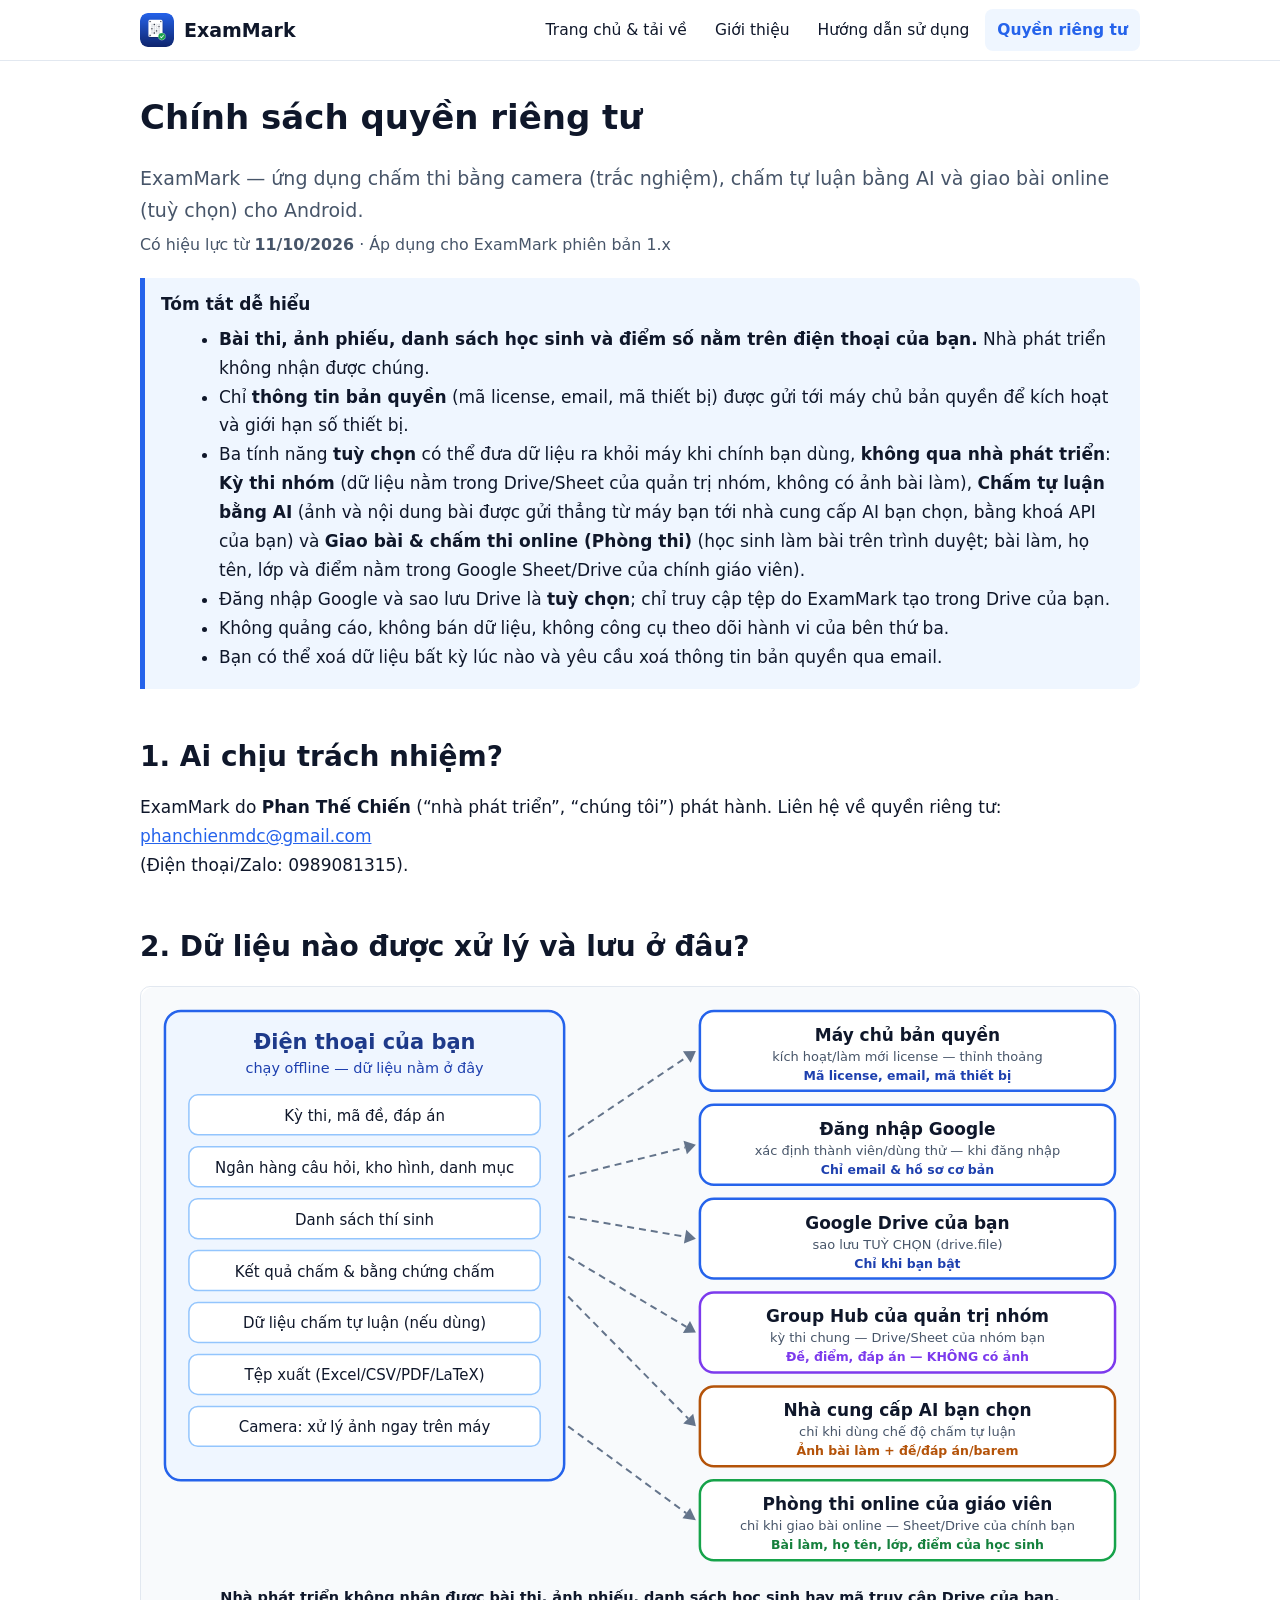
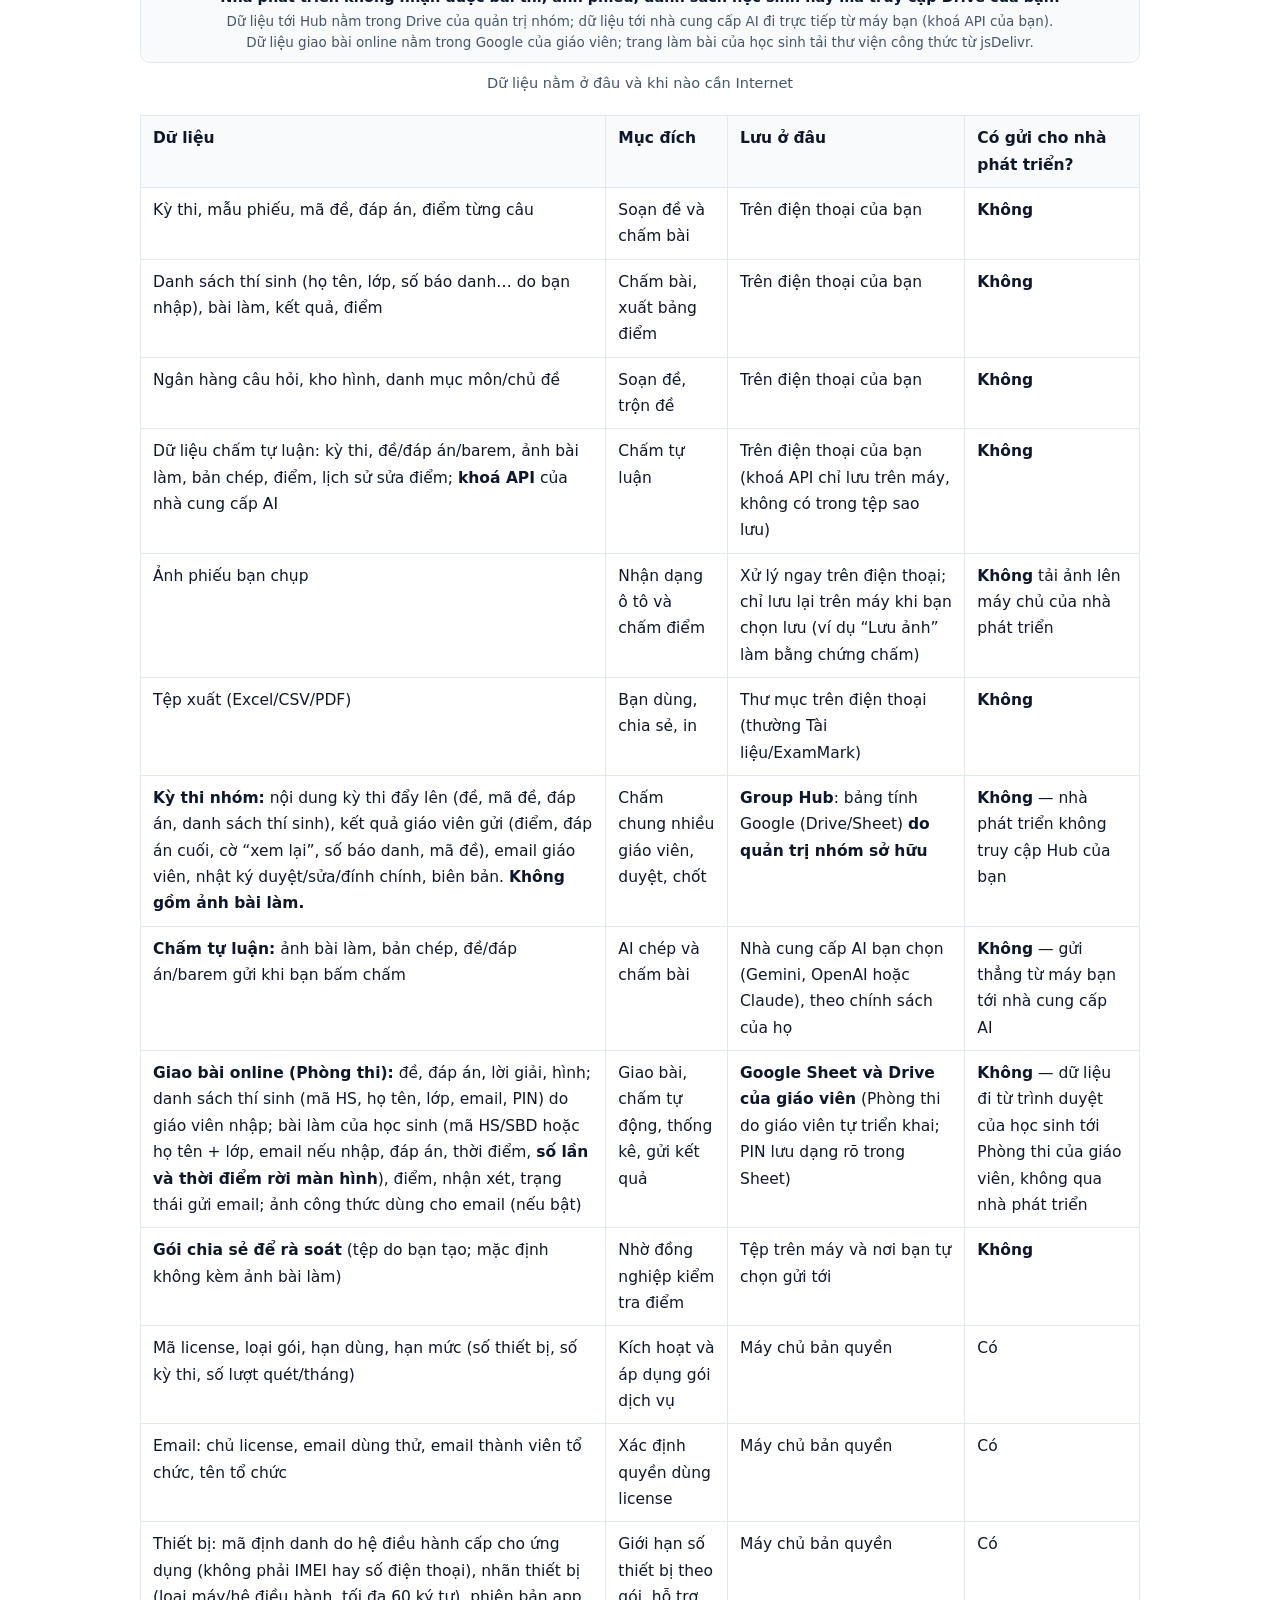
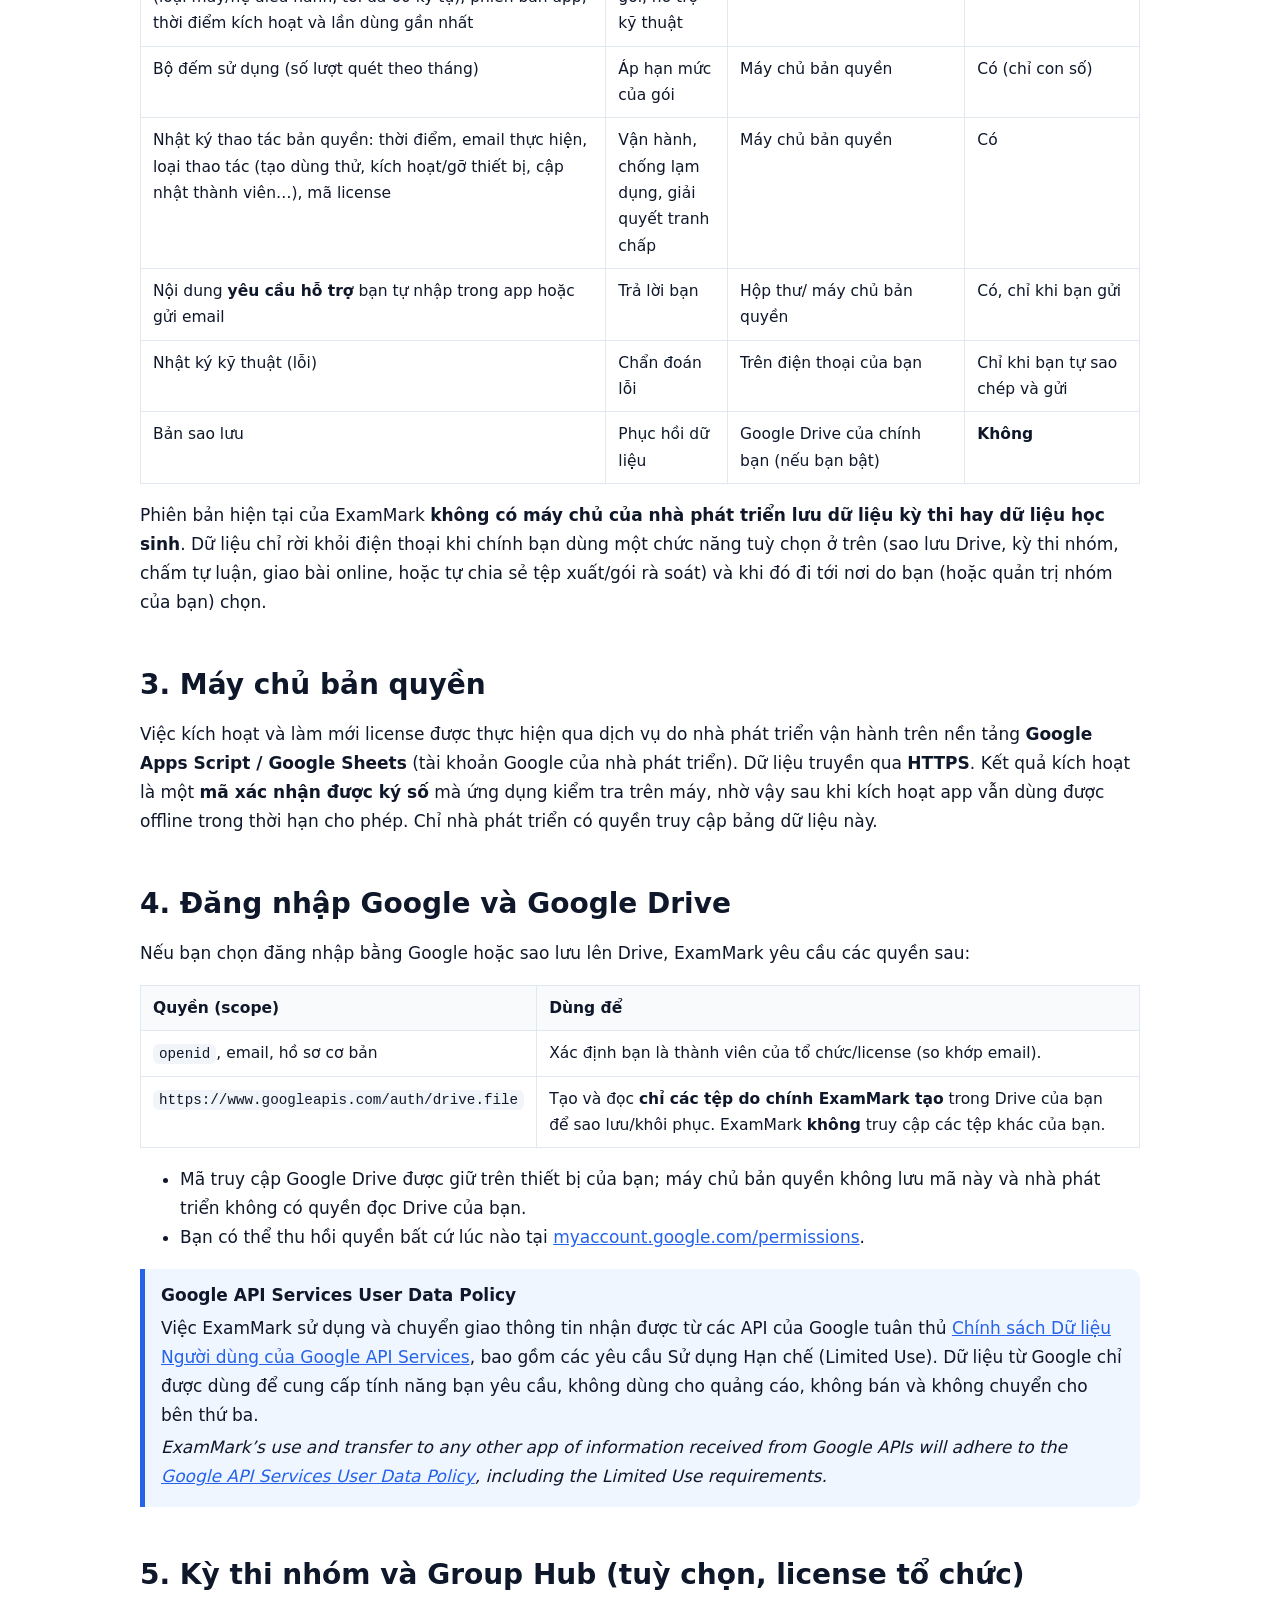
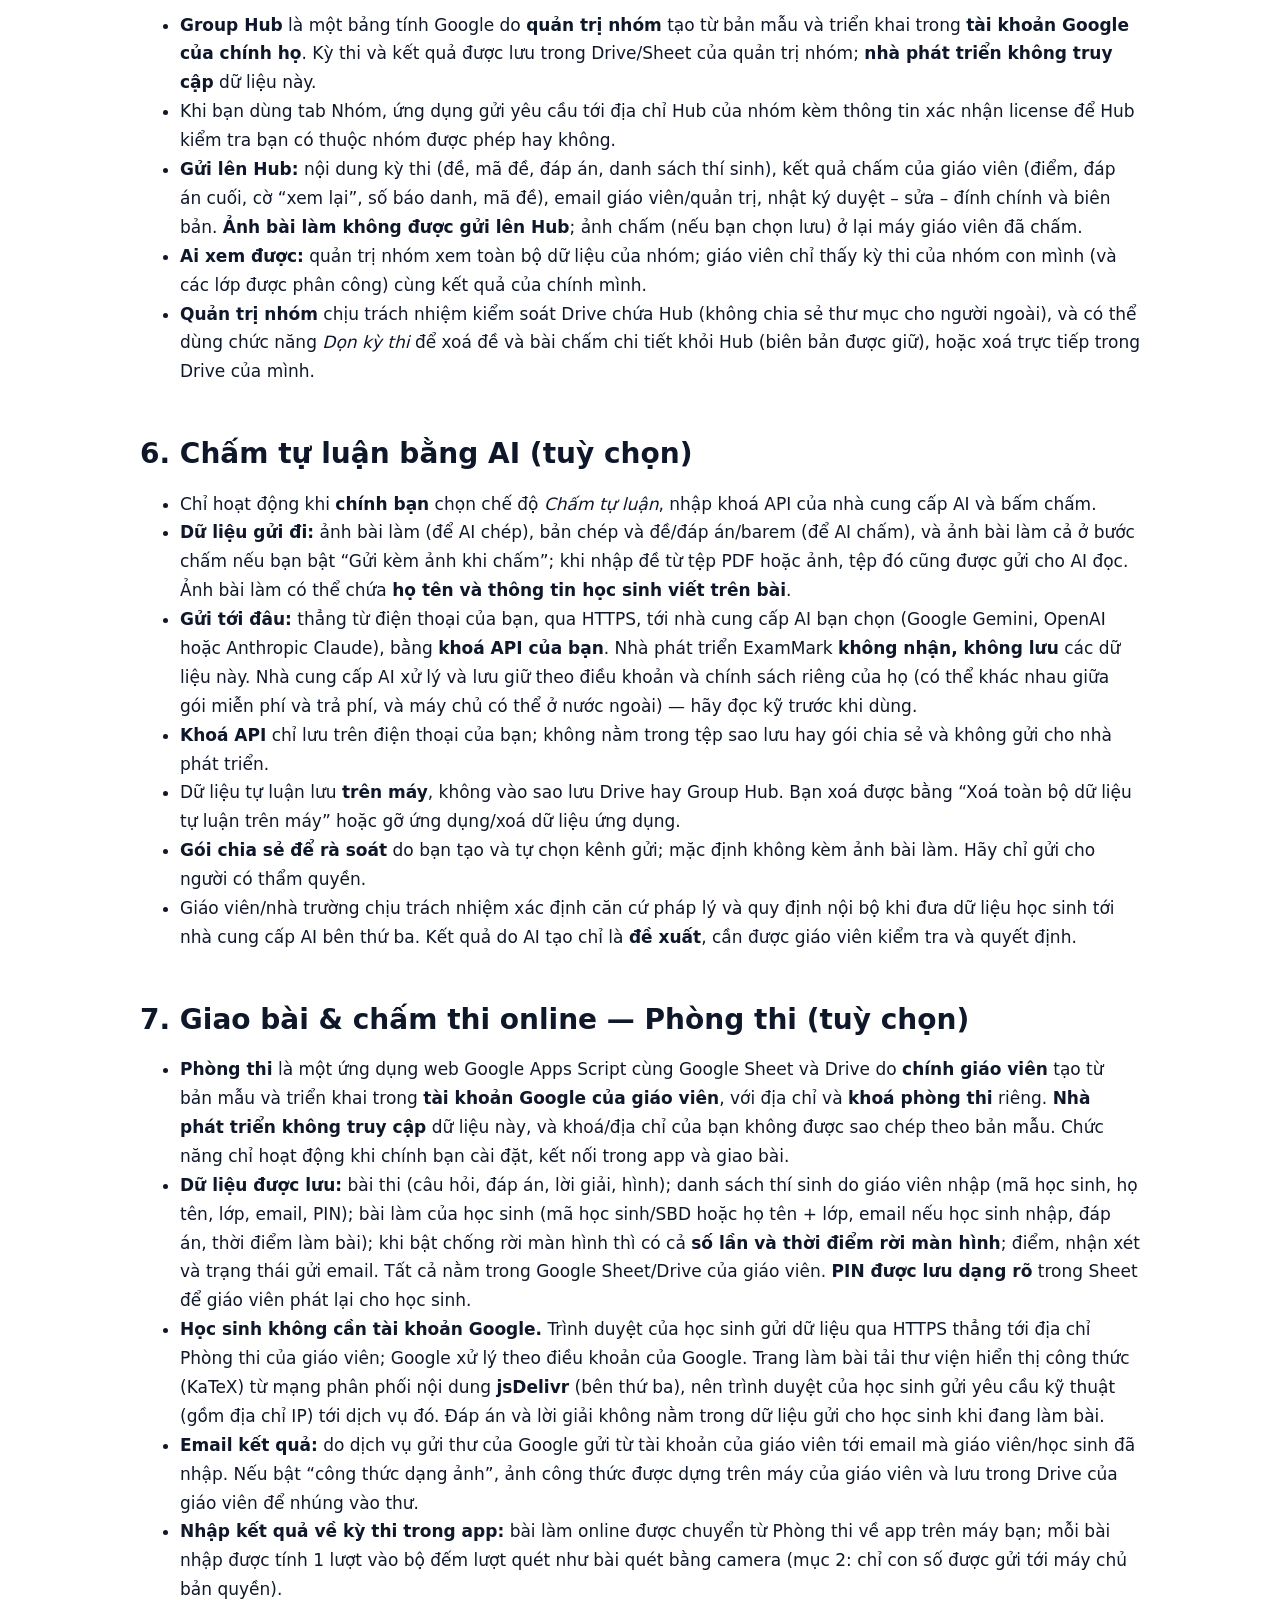
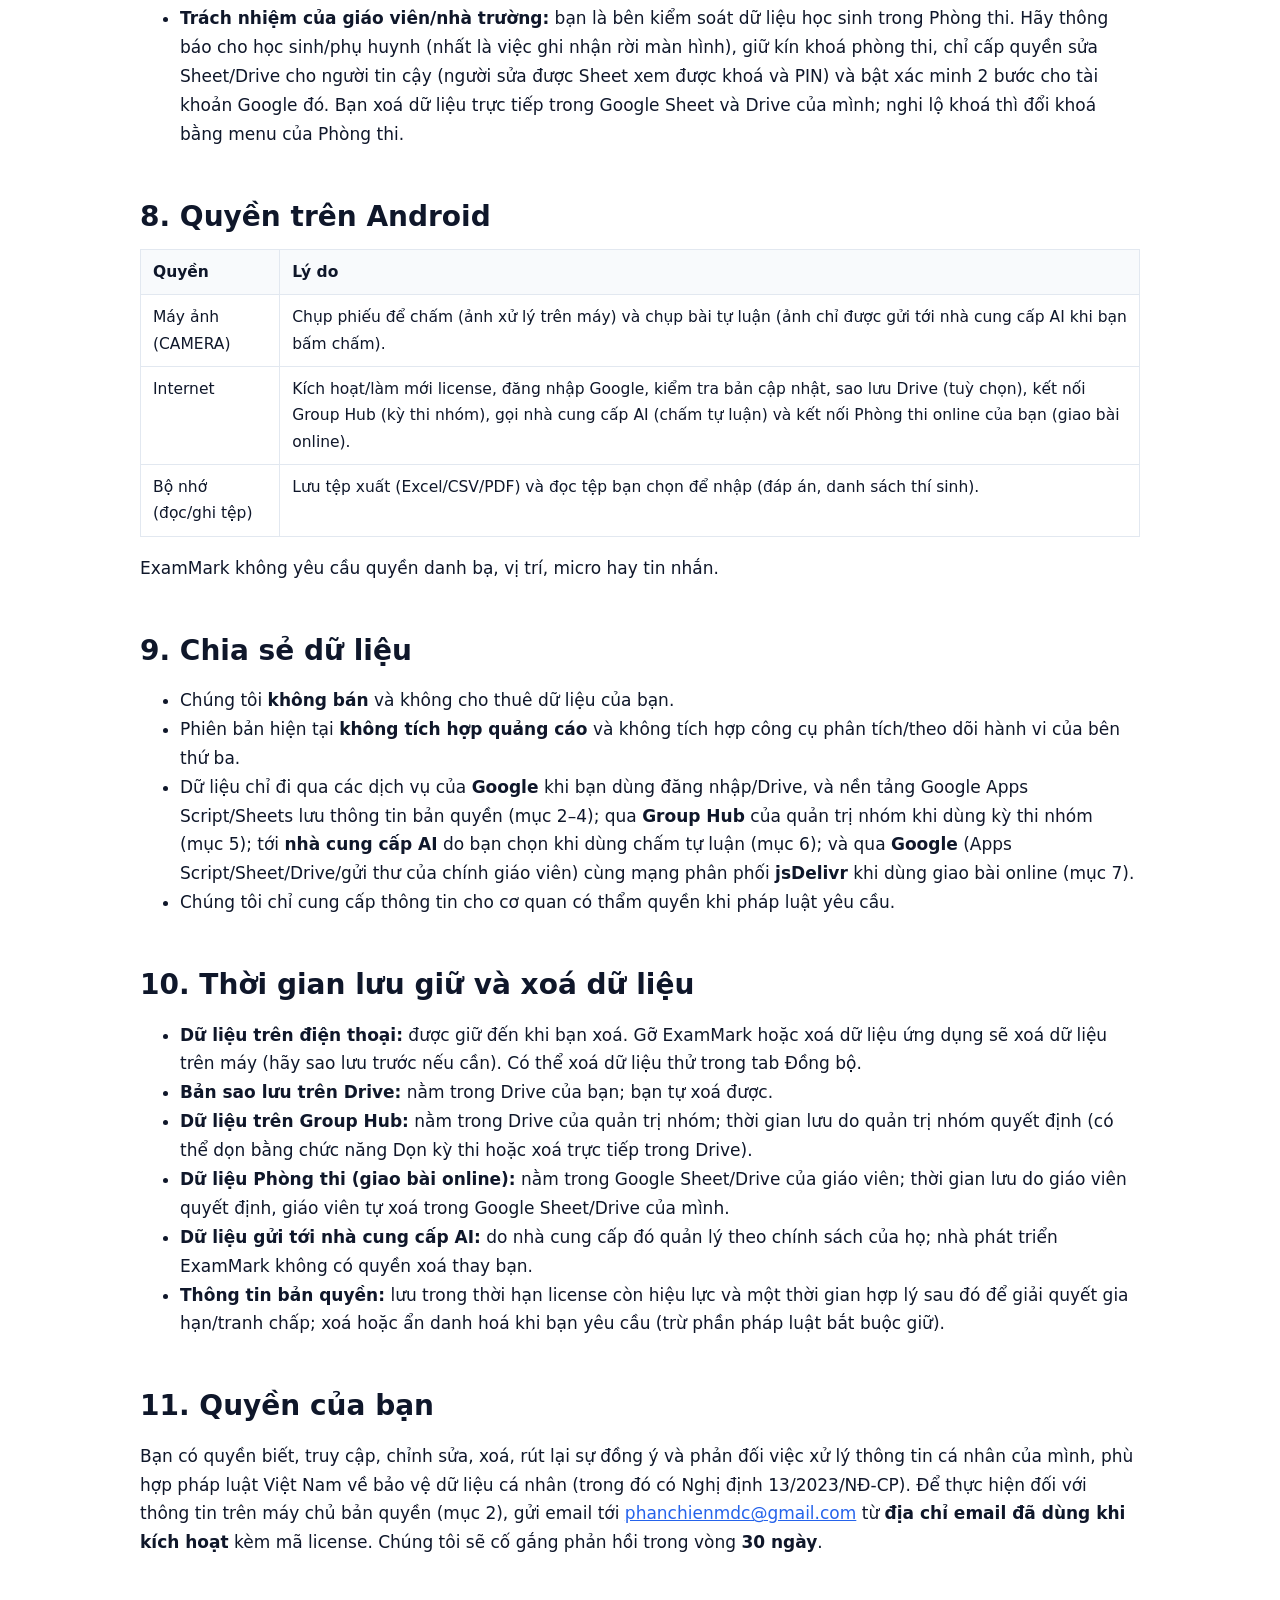
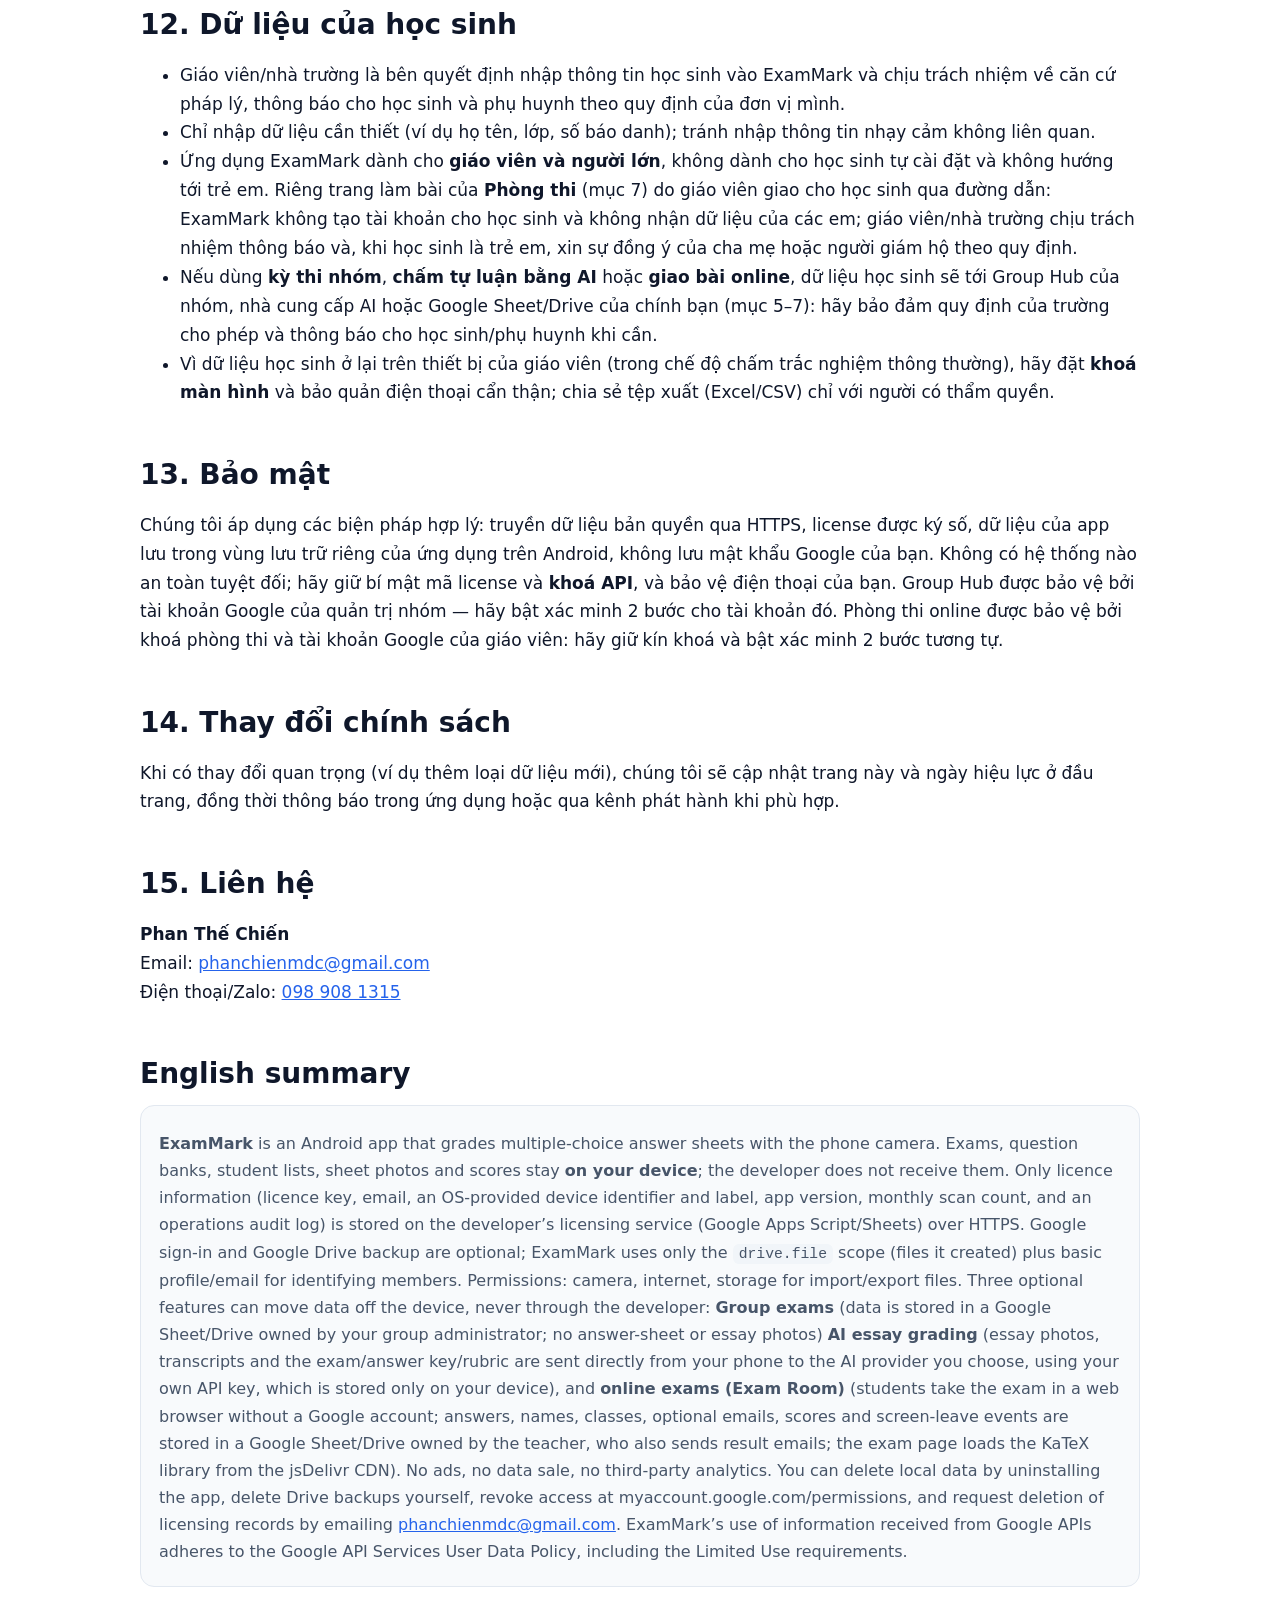
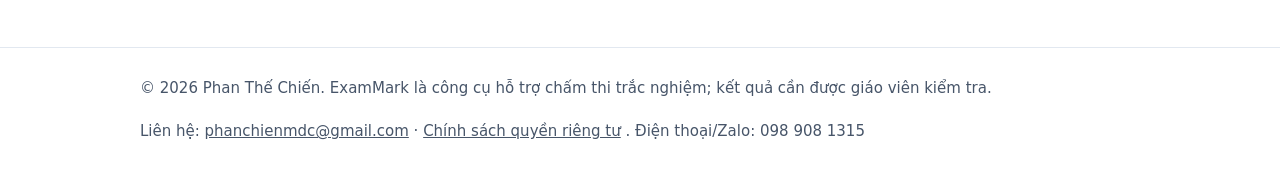
<file: privacy.html>
<!doctype html>
<html lang="vi">
<head>
<meta charset="utf-8">
<meta name="viewport" content="width=device-width,initial-scale=1">
<title>Chính sách quyền riêng tư — ExamMark</title>
<meta name="description" content="Chính sách quyền riêng tư của ExamMark: dữ liệu nào được xử lý, lưu ở đâu, kỳ thi nhóm (Group Hub), chấm tự luận bằng AI, giao bài online (Phòng thi), quyền của bạn, đăng nhập Google và Drive.">
<meta name="theme-color" content="#2563eb">
<link rel="icon" type="image/png" href="assets/img/favicon-64.png">
<link rel="stylesheet" href="assets/style.css">
</head>
<body>
<header class="top"><div class="wrap">
<a class="brand" href="index.html"><img src="assets/img/logo-192.png" alt="" width="34" height="34">ExamMark</a>
<nav class="main" aria-label="Điều hướng chính"><a href="index.html">Trang chủ &amp; tải về</a><a href="gioi-thieu.html">Giới thiệu</a><a href="huong-dan.html">Hướng dẫn sử dụng</a><a href="privacy.html" aria-current="page">Quyền riêng tư</a></nav>
</div></header>

<main><div class="wrap">

<h1 style="margin-top:0">Chính sách quyền riêng tư</h1>
<p class="lead">ExamMark — ứng dụng chấm thi bằng camera (trắc nghiệm), chấm tự luận bằng AI và giao bài online (tuỳ chọn) cho Android.<br><small>Có hiệu lực từ <b>11/10/2026</b> · Áp dụng cho ExamMark phiên bản 1.x</small></p>

<div class="callout"><b class="t">Tóm tắt dễ hiểu</b><ul style="margin:6px 0 6px 18px"><li><b>Bài thi, ảnh phiếu, danh sách học sinh và điểm số nằm trên điện thoại của bạn.</b> Nhà phát triển không nhận được chúng.</li><li>Chỉ <b>thông tin bản quyền</b> (mã license, email, mã thiết bị) được gửi tới máy chủ bản quyền để kích hoạt và giới hạn số thiết bị.</li><li>Ba tính năng <b>tuỳ chọn</b> có thể đưa dữ liệu ra khỏi máy khi chính bạn dùng, <b>không qua nhà phát triển</b>: <b>Kỳ thi nhóm</b> (dữ liệu nằm trong Drive/Sheet của quản trị nhóm, không có ảnh bài làm), <b>Chấm tự luận bằng AI</b> (ảnh và nội dung bài được gửi thẳng từ máy bạn tới nhà cung cấp AI bạn chọn, bằng khoá API của bạn) và <b>Giao bài &amp; chấm thi online (Phòng thi)</b> (học sinh làm bài trên trình duyệt; bài làm, họ tên, lớp và điểm nằm trong Google Sheet/Drive của chính giáo viên).</li><li>Đăng nhập Google và sao lưu Drive là <b>tuỳ chọn</b>; chỉ truy cập tệp do ExamMark tạo trong Drive của bạn.</li><li>Không quảng cáo, không bán dữ liệu, không công cụ theo dõi hành vi của bên thứ ba.</li><li>Bạn có thể xoá dữ liệu bất kỳ lúc nào và yêu cầu xoá thông tin bản quyền qua email.</li></ul></div>

<h2>1. Ai chịu trách nhiệm?</h2>
<p>ExamMark do <b>Phan Thế Chiến</b> (“nhà phát triển”, “chúng tôi”) phát hành. Liên hệ về quyền riêng tư: <a href="mailto:phanchienmdc@gmail.com">phanchienmdc@gmail.com</a> <br>(Điện thoại/Zalo: 0989081315).</p>

<h2>2. Dữ liệu nào được xử lý và lưu ở đâu?</h2>
<figure class="fig"><img src="assets/img/dataflow.svg" alt="Sơ đồ: dữ liệu nằm trên điện thoại; Internet dùng cho kiểm tra bản quyền, đăng nhập Google, sao lưu Drive tuỳ chọn, Group Hub của quản trị nhóm, nhà cung cấp AI khi chấm tự luận và Phòng thi online của giáo viên khi giao bài online" width="1000" height="676"><figcaption>Dữ liệu nằm ở đâu và khi nào cần Internet</figcaption></figure>
<table class="tbl">
<tr><th>Dữ liệu</th><th>Mục đích</th><th>Lưu ở đâu</th><th>Có gửi cho nhà phát triển?</th></tr>
<tr><td>Kỳ thi, mẫu phiếu, mã đề, đáp án, điểm từng câu</td><td>Soạn đề và chấm bài</td><td>Trên điện thoại của bạn</td><td><b>Không</b></td></tr>
<tr><td>Danh sách thí sinh (họ tên, lớp, số báo danh… do bạn nhập), bài làm, kết quả, điểm</td><td>Chấm bài, xuất bảng điểm</td><td>Trên điện thoại của bạn</td><td><b>Không</b></td></tr>
<tr><td>Ngân hàng câu hỏi, kho hình, danh mục môn/chủ đề</td><td>Soạn đề, trộn đề</td><td>Trên điện thoại của bạn</td><td><b>Không</b></td></tr>
<tr><td>Dữ liệu chấm tự luận: kỳ thi, đề/đáp án/barem, ảnh bài làm, bản chép, điểm, lịch sử sửa điểm; <b>khoá API</b> của nhà cung cấp AI</td><td>Chấm tự luận</td><td>Trên điện thoại của bạn (khoá API chỉ lưu trên máy, không có trong tệp sao lưu)</td><td><b>Không</b></td></tr>
<tr><td>Ảnh phiếu bạn chụp</td><td>Nhận dạng ô tô và chấm điểm</td><td>Xử lý ngay trên điện thoại; chỉ lưu lại trên máy khi bạn chọn lưu (ví dụ “Lưu ảnh” làm bằng chứng chấm)</td><td><b>Không</b> tải ảnh lên máy chủ của nhà phát triển</td></tr>
<tr><td>Tệp xuất (Excel/CSV/PDF)</td><td>Bạn dùng, chia sẻ, in</td><td>Thư mục trên điện thoại (thường Tài liệu/ExamMark)</td><td><b>Không</b></td></tr>
<tr><td><b>Kỳ thi nhóm:</b> nội dung kỳ thi đẩy lên (đề, mã đề, đáp án, danh sách thí sinh), kết quả giáo viên gửi (điểm, đáp án cuối, cờ “xem lại”, số báo danh, mã đề), email giáo viên, nhật ký duyệt/sửa/đính chính, biên bản. <b>Không gồm ảnh bài làm.</b></td><td>Chấm chung nhiều giáo viên, duyệt, chốt</td><td><b>Group Hub</b>: bảng tính Google (Drive/Sheet) <b>do quản trị nhóm sở hữu</b></td><td><b>Không</b> — nhà phát triển không truy cập Hub của bạn</td></tr>
<tr><td><b>Chấm tự luận:</b> ảnh bài làm, bản chép, đề/đáp án/barem gửi khi bạn bấm chấm</td><td>AI chép và chấm bài</td><td>Nhà cung cấp AI bạn chọn (Gemini, OpenAI hoặc Claude), theo chính sách của họ</td><td><b>Không</b> — gửi thẳng từ máy bạn tới nhà cung cấp AI</td></tr>
<tr><td><b>Giao bài online (Phòng thi):</b> đề, đáp án, lời giải, hình; danh sách thí sinh (mã HS, họ tên, lớp, email, PIN) do giáo viên nhập; bài làm của học sinh (mã HS/SBD hoặc họ tên + lớp, email nếu nhập, đáp án, thời điểm, <b>số lần và thời điểm rời màn hình</b>), điểm, nhận xét, trạng thái gửi email; ảnh công thức dùng cho email (nếu bật)</td><td>Giao bài, chấm tự động, thống kê, gửi kết quả</td><td><b>Google Sheet và Drive của giáo viên</b> (Phòng thi do giáo viên tự triển khai; PIN lưu dạng rõ trong Sheet)</td><td><b>Không</b> — dữ liệu đi từ trình duyệt của học sinh tới Phòng thi của giáo viên, không qua nhà phát triển</td></tr>
<tr><td><b>Gói chia sẻ để rà soát</b> (tệp do bạn tạo; mặc định không kèm ảnh bài làm)</td><td>Nhờ đồng nghiệp kiểm tra điểm</td><td>Tệp trên máy và nơi bạn tự chọn gửi tới</td><td><b>Không</b></td></tr>
<tr><td>Mã license, loại gói, hạn dùng, hạn mức (số thiết bị, số kỳ thi, số lượt quét/tháng)</td><td>Kích hoạt và áp dụng gói dịch vụ</td><td>Máy chủ bản quyền</td><td>Có</td></tr>
<tr><td>Email: chủ license, email dùng thử, email thành viên tổ chức, tên tổ chức</td><td>Xác định quyền dùng license</td><td>Máy chủ bản quyền</td><td>Có</td></tr>
<tr><td>Thiết bị: mã định danh do hệ điều hành cấp cho ứng dụng (không phải IMEI hay số điện thoại), nhãn thiết bị (loại máy/hệ điều hành, tối đa 60 ký tự), phiên bản app, thời điểm kích hoạt và lần dùng gần nhất</td><td>Giới hạn số thiết bị theo gói, hỗ trợ kỹ thuật</td><td>Máy chủ bản quyền</td><td>Có</td></tr>
<tr><td>Bộ đếm sử dụng (số lượt quét theo tháng)</td><td>Áp hạn mức của gói</td><td>Máy chủ bản quyền</td><td>Có (chỉ con số)</td></tr>
<tr><td>Nhật ký thao tác bản quyền: thời điểm, email thực hiện, loại thao tác (tạo dùng thử, kích hoạt/gỡ thiết bị, cập nhật thành viên…), mã license</td><td>Vận hành, chống lạm dụng, giải quyết tranh chấp</td><td>Máy chủ bản quyền</td><td>Có</td></tr>
<tr><td>Nội dung <b>yêu cầu hỗ trợ</b> bạn tự nhập trong app hoặc gửi email</td><td>Trả lời bạn</td><td>Hộp thư/ máy chủ bản quyền</td><td>Có, chỉ khi bạn gửi</td></tr>
<tr><td>Nhật ký kỹ thuật (lỗi)</td><td>Chẩn đoán lỗi</td><td>Trên điện thoại của bạn</td><td>Chỉ khi bạn tự sao chép và gửi</td></tr>
<tr><td>Bản sao lưu</td><td>Phục hồi dữ liệu</td><td>Google Drive của chính bạn (nếu bạn bật)</td><td><b>Không</b></td></tr>
</table>
<p>Phiên bản hiện tại của ExamMark <b>không có máy chủ của nhà phát triển lưu dữ liệu kỳ thi hay dữ liệu học sinh</b>. Dữ liệu chỉ rời khỏi điện thoại khi chính bạn dùng một chức năng tuỳ chọn ở trên (sao lưu Drive, kỳ thi nhóm, chấm tự luận, giao bài online, hoặc tự chia sẻ tệp xuất/gói rà soát) và khi đó đi tới nơi do bạn (hoặc quản trị nhóm của bạn) chọn.</p>

<h2>3. Máy chủ bản quyền</h2>
<p>Việc kích hoạt và làm mới license được thực hiện qua dịch vụ do nhà phát triển vận hành trên nền tảng <b>Google Apps Script / Google Sheets</b> (tài khoản Google của nhà phát triển). Dữ liệu truyền qua <b>HTTPS</b>. Kết quả kích hoạt là một <b>mã xác nhận được ký số</b> mà ứng dụng kiểm tra trên máy, nhờ vậy sau khi kích hoạt app vẫn dùng được offline trong thời hạn cho phép. Chỉ nhà phát triển có quyền truy cập bảng dữ liệu này.</p>

<h2>4. Đăng nhập Google và Google Drive</h2>
<p>Nếu bạn chọn đăng nhập bằng Google hoặc sao lưu lên Drive, ExamMark yêu cầu các quyền sau:</p>
<table class="tbl"><tr><th>Quyền (scope)</th><th>Dùng để</th></tr>
<tr><td><code>openid</code>, email, hồ sơ cơ bản</td><td>Xác định bạn là thành viên của tổ chức/license (so khớp email).</td></tr>
<tr><td><code>https://www.googleapis.com/auth/drive.file</code></td><td>Tạo và đọc <b>chỉ các tệp do chính ExamMark tạo</b> trong Drive của bạn để sao lưu/khôi phục. ExamMark <b>không</b> truy cập các tệp khác của bạn.</td></tr></table>
<ul>
<li>Mã truy cập Google Drive được giữ trên thiết bị của bạn; máy chủ bản quyền không lưu mã này và nhà phát triển không có quyền đọc Drive của bạn.</li>
<li>Bạn có thể thu hồi quyền bất cứ lúc nào tại <a href="https://myaccount.google.com/permissions" rel="noopener">myaccount.google.com/permissions</a>.</li>
</ul>
<div class="callout"><b class="t">Google API Services User Data Policy</b><p>Việc ExamMark sử dụng và chuyển giao thông tin nhận được từ các API của Google tuân thủ <a href="https://developers.google.com/terms/api-services-user-data-policy" rel="noopener">Chính sách Dữ liệu Người dùng của Google API Services</a>, bao gồm các yêu cầu Sử dụng Hạn chế (Limited Use). Dữ liệu từ Google chỉ được dùng để cung cấp tính năng bạn yêu cầu, không dùng cho quảng cáo, không bán và không chuyển cho bên thứ ba.</p><p><i>ExamMark’s use and transfer to any other app of information received from Google APIs will adhere to the <a href="https://developers.google.com/terms/api-services-user-data-policy" rel="noopener">Google API Services User Data Policy</a>, including the Limited Use requirements.</i></p></div>

<h2>5. Kỳ thi nhóm và Group Hub (tuỳ chọn, license tổ chức)</h2>
<ul>
<li><b>Group Hub</b> là một bảng tính Google do <b>quản trị nhóm</b> tạo từ bản mẫu và triển khai trong <b>tài khoản Google của chính họ</b>. Kỳ thi và kết quả được lưu trong Drive/Sheet của quản trị nhóm; <b>nhà phát triển không truy cập</b> dữ liệu này.</li>
<li>Khi bạn dùng tab Nhóm, ứng dụng gửi yêu cầu tới địa chỉ Hub của nhóm kèm thông tin xác nhận license để Hub kiểm tra bạn có thuộc nhóm được phép hay không.</li>
<li><b>Gửi lên Hub:</b> nội dung kỳ thi (đề, mã đề, đáp án, danh sách thí sinh), kết quả chấm của giáo viên (điểm, đáp án cuối, cờ “xem lại”, số báo danh, mã đề), email giáo viên/quản trị, nhật ký duyệt – sửa – đính chính và biên bản. <b>Ảnh bài làm không được gửi lên Hub</b>; ảnh chấm (nếu bạn chọn lưu) ở lại máy giáo viên đã chấm.</li>
<li><b>Ai xem được:</b> quản trị nhóm xem toàn bộ dữ liệu của nhóm; giáo viên chỉ thấy kỳ thi của nhóm con mình (và các lớp được phân công) cùng kết quả của chính mình.</li>
<li><b>Quản trị nhóm</b> chịu trách nhiệm kiểm soát Drive chứa Hub (không chia sẻ thư mục cho người ngoài), và có thể dùng chức năng <i>Dọn kỳ thi</i> để xoá đề và bài chấm chi tiết khỏi Hub (biên bản được giữ), hoặc xoá trực tiếp trong Drive của mình.</li>
</ul>

<h2>6. Chấm tự luận bằng AI (tuỳ chọn)</h2>
<ul>
<li>Chỉ hoạt động khi <b>chính bạn</b> chọn chế độ <i>Chấm tự luận</i>, nhập khoá API của nhà cung cấp AI và bấm chấm.</li>
<li><b>Dữ liệu gửi đi:</b> ảnh bài làm (để AI chép), bản chép và đề/đáp án/barem (để AI chấm), và ảnh bài làm cả ở bước chấm nếu bạn bật “Gửi kèm ảnh khi chấm”; khi nhập đề từ tệp PDF hoặc ảnh, tệp đó cũng được gửi cho AI đọc. Ảnh bài làm có thể chứa <b>họ tên và thông tin học sinh viết trên bài</b>.</li>
<li><b>Gửi tới đâu:</b> thẳng từ điện thoại của bạn, qua HTTPS, tới nhà cung cấp AI bạn chọn (Google Gemini, OpenAI hoặc Anthropic Claude), bằng <b>khoá API của bạn</b>. Nhà phát triển ExamMark <b>không nhận, không lưu</b> các dữ liệu này. Nhà cung cấp AI xử lý và lưu giữ theo điều khoản và chính sách riêng của họ (có thể khác nhau giữa gói miễn phí và trả phí, và máy chủ có thể ở nước ngoài) — hãy đọc kỹ trước khi dùng.</li>
<li><b>Khoá API</b> chỉ lưu trên điện thoại của bạn; không nằm trong tệp sao lưu hay gói chia sẻ và không gửi cho nhà phát triển.</li>
<li>Dữ liệu tự luận lưu <b>trên máy</b>, không vào sao lưu Drive hay Group Hub. Bạn xoá được bằng “Xoá toàn bộ dữ liệu tự luận trên máy” hoặc gỡ ứng dụng/xoá dữ liệu ứng dụng.</li>
<li><b>Gói chia sẻ để rà soát</b> do bạn tạo và tự chọn kênh gửi; mặc định không kèm ảnh bài làm. Hãy chỉ gửi cho người có thẩm quyền.</li>
<li>Giáo viên/nhà trường chịu trách nhiệm xác định căn cứ pháp lý và quy định nội bộ khi đưa dữ liệu học sinh tới nhà cung cấp AI bên thứ ba. Kết quả do AI tạo chỉ là <b>đề xuất</b>, cần được giáo viên kiểm tra và quyết định.</li>
</ul>

<h2>7. Giao bài &amp; chấm thi online — Phòng thi (tuỳ chọn)</h2>
<ul>
<li><b>Phòng thi</b> là một ứng dụng web Google Apps Script cùng Google Sheet và Drive do <b>chính giáo viên</b> tạo từ bản mẫu và triển khai trong <b>tài khoản Google của giáo viên</b>, với địa chỉ và <b>khoá phòng thi</b> riêng. <b>Nhà phát triển không truy cập</b> dữ liệu này, và khoá/địa chỉ của bạn không được sao chép theo bản mẫu. Chức năng chỉ hoạt động khi chính bạn cài đặt, kết nối trong app và giao bài.</li>
<li><b>Dữ liệu được lưu:</b> bài thi (câu hỏi, đáp án, lời giải, hình); danh sách thí sinh do giáo viên nhập (mã học sinh, họ tên, lớp, email, PIN); bài làm của học sinh (mã học sinh/SBD hoặc họ tên + lớp, email nếu học sinh nhập, đáp án, thời điểm làm bài); khi bật chống rời màn hình thì có cả <b>số lần và thời điểm rời màn hình</b>; điểm, nhận xét và trạng thái gửi email. Tất cả nằm trong Google Sheet/Drive của giáo viên. <b>PIN được lưu dạng rõ</b> trong Sheet để giáo viên phát lại cho học sinh.</li>
<li><b>Học sinh không cần tài khoản Google.</b> Trình duyệt của học sinh gửi dữ liệu qua HTTPS thẳng tới địa chỉ Phòng thi của giáo viên; Google xử lý theo điều khoản của Google. Trang làm bài tải thư viện hiển thị công thức (KaTeX) từ mạng phân phối nội dung <b>jsDelivr</b> (bên thứ ba), nên trình duyệt của học sinh gửi yêu cầu kỹ thuật (gồm địa chỉ IP) tới dịch vụ đó. Đáp án và lời giải không nằm trong dữ liệu gửi cho học sinh khi đang làm bài.</li>
<li><b>Email kết quả:</b> do dịch vụ gửi thư của Google gửi từ tài khoản của giáo viên tới email mà giáo viên/học sinh đã nhập. Nếu bật “công thức dạng ảnh”, ảnh công thức được dựng trên máy của giáo viên và lưu trong Drive của giáo viên để nhúng vào thư.</li>
<li><b>Nhập kết quả về kỳ thi trong app:</b> bài làm online được chuyển từ Phòng thi về app trên máy bạn; mỗi bài nhập được tính 1 lượt vào bộ đếm lượt quét như bài quét bằng camera (mục 2: chỉ con số được gửi tới máy chủ bản quyền).</li>
<li><b>Trách nhiệm của giáo viên/nhà trường:</b> bạn là bên kiểm soát dữ liệu học sinh trong Phòng thi. Hãy thông báo cho học sinh/phụ huynh (nhất là việc ghi nhận rời màn hình), giữ kín khoá phòng thi, chỉ cấp quyền sửa Sheet/Drive cho người tin cậy (người sửa được Sheet xem được khoá và PIN) và bật xác minh 2 bước cho tài khoản Google đó. Bạn xoá dữ liệu trực tiếp trong Google Sheet và Drive của mình; nghi lộ khoá thì đổi khoá bằng menu của Phòng thi.</li>
</ul>

<h2>8. Quyền trên Android</h2>
<table class="tbl"><tr><th>Quyền</th><th>Lý do</th></tr>
<tr><td>Máy ảnh (CAMERA)</td><td>Chụp phiếu để chấm (ảnh xử lý trên máy) và chụp bài tự luận (ảnh chỉ được gửi tới nhà cung cấp AI khi bạn bấm chấm).</td></tr>
<tr><td>Internet</td><td>Kích hoạt/làm mới license, đăng nhập Google, kiểm tra bản cập nhật, sao lưu Drive (tuỳ chọn), kết nối Group Hub (kỳ thi nhóm), gọi nhà cung cấp AI (chấm tự luận) và kết nối Phòng thi online của bạn (giao bài online).</td></tr>
<tr><td>Bộ nhớ (đọc/ghi tệp)</td><td>Lưu tệp xuất (Excel/CSV/PDF) và đọc tệp bạn chọn để nhập (đáp án, danh sách thí sinh).</td></tr></table>
<p>ExamMark không yêu cầu quyền danh bạ, vị trí, micro hay tin nhắn.</p>

<h2>9. Chia sẻ dữ liệu</h2>
<ul>
<li>Chúng tôi <b>không bán</b> và không cho thuê dữ liệu của bạn.</li>
<li>Phiên bản hiện tại <b>không tích hợp quảng cáo</b> và không tích hợp công cụ phân tích/theo dõi hành vi của bên thứ ba.</li>
<li>Dữ liệu chỉ đi qua các dịch vụ của <b>Google</b> khi bạn dùng đăng nhập/Drive, và nền tảng Google Apps Script/Sheets lưu thông tin bản quyền (mục 2–4); qua <b>Group Hub</b> của quản trị nhóm khi dùng kỳ thi nhóm (mục 5); tới <b>nhà cung cấp AI</b> do bạn chọn khi dùng chấm tự luận (mục 6); và qua <b>Google</b> (Apps Script/Sheet/Drive/gửi thư của chính giáo viên) cùng mạng phân phối <b>jsDelivr</b> khi dùng giao bài online (mục 7).</li>
<li>Chúng tôi chỉ cung cấp thông tin cho cơ quan có thẩm quyền khi pháp luật yêu cầu.</li>
</ul>

<h2>10. Thời gian lưu giữ và xoá dữ liệu</h2>
<ul>
<li><b>Dữ liệu trên điện thoại:</b> được giữ đến khi bạn xoá. Gỡ ExamMark hoặc xoá dữ liệu ứng dụng sẽ xoá dữ liệu trên máy (hãy sao lưu trước nếu cần). Có thể xoá dữ liệu thử trong tab Đồng bộ.</li>
<li><b>Bản sao lưu trên Drive:</b> nằm trong Drive của bạn; bạn tự xoá được.</li>
<li><b>Dữ liệu trên Group Hub:</b> nằm trong Drive của quản trị nhóm; thời gian lưu do quản trị nhóm quyết định (có thể dọn bằng chức năng Dọn kỳ thi hoặc xoá trực tiếp trong Drive).</li>
<li><b>Dữ liệu Phòng thi (giao bài online):</b> nằm trong Google Sheet/Drive của giáo viên; thời gian lưu do giáo viên quyết định, giáo viên tự xoá trong Google Sheet/Drive của mình.</li>
<li><b>Dữ liệu gửi tới nhà cung cấp AI:</b> do nhà cung cấp đó quản lý theo chính sách của họ; nhà phát triển ExamMark không có quyền xoá thay bạn.</li>
<li><b>Thông tin bản quyền:</b> lưu trong thời hạn license còn hiệu lực và một thời gian hợp lý sau đó để giải quyết gia hạn/tranh chấp; xoá hoặc ẩn danh hoá khi bạn yêu cầu (trừ phần pháp luật bắt buộc giữ).</li>
</ul>

<h2>11. Quyền của bạn</h2>
<p>Bạn có quyền biết, truy cập, chỉnh sửa, xoá, rút lại sự đồng ý và phản đối việc xử lý thông tin cá nhân của mình, phù hợp pháp luật Việt Nam về bảo vệ dữ liệu cá nhân (trong đó có Nghị định 13/2023/NĐ-CP). Để thực hiện đối với thông tin trên máy chủ bản quyền (mục 2), gửi email tới <a href="mailto:phanchienmdc@gmail.com">phanchienmdc@gmail.com</a> từ <b>địa chỉ email đã dùng khi kích hoạt</b> kèm mã license. Chúng tôi sẽ cố gắng phản hồi trong vòng <b>30 ngày</b>.</p>

<h2>12. Dữ liệu của học sinh</h2>
<ul>
<li>Giáo viên/nhà trường là bên quyết định nhập thông tin học sinh vào ExamMark và chịu trách nhiệm về căn cứ pháp lý, thông báo cho học sinh và phụ huynh theo quy định của đơn vị mình.</li>
<li>Chỉ nhập dữ liệu cần thiết (ví dụ họ tên, lớp, số báo danh); tránh nhập thông tin nhạy cảm không liên quan.</li>
<li>Ứng dụng ExamMark dành cho <b>giáo viên và người lớn</b>, không dành cho học sinh tự cài đặt và không hướng tới trẻ em. Riêng trang làm bài của <b>Phòng thi</b> (mục 7) do giáo viên giao cho học sinh qua đường dẫn: ExamMark không tạo tài khoản cho học sinh và không nhận dữ liệu của các em; giáo viên/nhà trường chịu trách nhiệm thông báo và, khi học sinh là trẻ em, xin sự đồng ý của cha mẹ hoặc người giám hộ theo quy định.</li>
<li>Nếu dùng <b>kỳ thi nhóm</b>, <b>chấm tự luận bằng AI</b> hoặc <b>giao bài online</b>, dữ liệu học sinh sẽ tới Group Hub của nhóm, nhà cung cấp AI hoặc Google Sheet/Drive của chính bạn (mục 5–7): hãy bảo đảm quy định của trường cho phép và thông báo cho học sinh/phụ huynh khi cần.</li>
<li>Vì dữ liệu học sinh ở lại trên thiết bị của giáo viên (trong chế độ chấm trắc nghiệm thông thường), hãy đặt <b>khoá màn hình</b> và bảo quản điện thoại cẩn thận; chia sẻ tệp xuất (Excel/CSV) chỉ với người có thẩm quyền.</li>
</ul>

<h2>13. Bảo mật</h2>
<p>Chúng tôi áp dụng các biện pháp hợp lý: truyền dữ liệu bản quyền qua HTTPS, license được ký số, dữ liệu của app lưu trong vùng lưu trữ riêng của ứng dụng trên Android, không lưu mật khẩu Google của bạn. Không có hệ thống nào an toàn tuyệt đối; hãy giữ bí mật mã license và <b>khoá API</b>, và bảo vệ điện thoại của bạn. Group Hub được bảo vệ bởi tài khoản Google của quản trị nhóm — hãy bật xác minh 2 bước cho tài khoản đó. Phòng thi online được bảo vệ bởi khoá phòng thi và tài khoản Google của giáo viên: hãy giữ kín khoá và bật xác minh 2 bước tương tự.</p>

<h2>14. Thay đổi chính sách</h2>
<p>Khi có thay đổi quan trọng (ví dụ thêm loại dữ liệu mới), chúng tôi sẽ cập nhật trang này và ngày hiệu lực ở đầu trang, đồng thời thông báo trong ứng dụng hoặc qua kênh phát hành khi phù hợp.</p>

<h2>15. Liên hệ</h2>
<p>
	<b>Phan Thế Chiến</b><br>Email: <a href="mailto:phanchienmdc@gmail.com">phanchienmdc@gmail.com</a>
	<br>Điện thoại/Zalo: <a href="">098 908 1315</a>
</p>

<h2>English summary</h2>
<div class="card"><p><b>ExamMark</b> is an Android app that grades multiple-choice answer sheets with the phone camera. Exams, question banks, student lists, sheet photos and scores stay <b>on your device</b>; the developer does not receive them. Only licence information (licence key, email, an OS-provided device identifier and label, app version, monthly scan count, and an operations audit log) is stored on the developer’s licensing service (Google Apps Script/Sheets) over HTTPS. Google sign-in and Google Drive backup are optional; ExamMark uses only the <code>drive.file</code> scope (files it created) plus basic profile/email for identifying members. Permissions: camera, internet, storage for import/export files. Three optional features can move data off the device, never through the developer: <b>Group exams</b> (data is stored in a Google Sheet/Drive owned by your group administrator; no answer-sheet or essay photos) <b>AI essay grading</b> (essay photos, transcripts and the exam/answer key/rubric are sent directly from your phone to the AI provider you choose, using your own API key, which is stored only on your device), and <b>online exams (Exam Room)</b> (students take the exam in a web browser without a Google account; answers, names, classes, optional emails, scores and screen-leave events are stored in a Google Sheet/Drive owned by the teacher, who also sends result emails; the exam page loads the KaTeX library from the jsDelivr CDN). No ads, no data sale, no third-party analytics. You can delete local data by uninstalling the app, delete Drive backups yourself, revoke access at myaccount.google.com/permissions, and request deletion of licensing records by emailing <a href="mailto:phanchienmdc@gmail.com">phanchienmdc@gmail.com</a>. ExamMark’s use of information received from Google APIs adheres to the Google API Services User Data Policy, including the Limited Use requirements.</p></div>

</div></main>
<footer class="bot"><div class="wrap">
<div>© 2026 Phan Thế Chiến. ExamMark là công cụ hỗ trợ chấm thi trắc nghiệm; kết quả cần được giáo viên kiểm tra.</div>
<div>Liên hệ: <a href="mailto:phanchienmdc@gmail.com">phanchienmdc@gmail.com</a> · <a href="privacy.html">Chính sách quyền riêng tư</a> . Điện thoại/Zalo: 098 908 1315</div>
</div></footer>
</body>
</html>
</file>
<file: assets/style.css>
/* ExamMark — trang giới thiệu & hướng dẫn. Tĩnh, không cần JS (chỉ 1 dòng onerror cho ảnh chụp màn hình). */
:root{--bg:#fff;--ink:#0f172a;--muted:#475569;--line:#e2e8f0;--card:#f8fafc;--brand:#2563eb;--brand-d:#1e3a8a;--ok:#16a34a;--warn:#b45309;--warn-bg:#fffbeb;--bad:#dc2626;--note-bg:#eff6ff;--tip-bg:#f0fdf4;--code:#f1f5f9}
@media (prefers-color-scheme:dark){:root{--bg:#0b1220;--ink:#e5e7eb;--muted:#94a3b8;--line:#1f2a44;--card:#111a2e;--brand:#60a5fa;--brand-d:#bfdbfe;--warn:#fbbf24;--warn-bg:#2a2108;--note-bg:#0f1b36;--tip-bg:#0d2418;--code:#16213a}img.sheet,.fig img{background:#fff}}
*{box-sizing:border-box}html{scroll-behavior:smooth;scroll-padding-top:76px}
body{margin:0;background:var(--bg);color:var(--ink);font:17px/1.7 system-ui,-apple-system,"Segoe UI",Roboto,"Helvetica Neue",Arial,sans-serif;-webkit-text-size-adjust:100%}
a{color:var(--brand)}a:hover{text-decoration:none}
img{max-width:100%;height:auto}
.wrap{max-width:1040px;margin:0 auto;padding:0 20px}
header.top{position:sticky;top:0;z-index:20;background:color-mix(in srgb,var(--bg) 92%,transparent);backdrop-filter:blur(8px);border-bottom:1px solid var(--line)}
header.top .wrap{display:flex;align-items:center;gap:18px;min-height:60px;flex-wrap:wrap}
.brand{display:flex;align-items:center;gap:10px;font-weight:800;font-size:19px;color:var(--ink);text-decoration:none}
.brand img{width:34px;height:34px;border-radius:8px}
nav.main{margin-left:auto;display:flex;gap:4px;flex-wrap:wrap}
nav.main a{padding:8px 12px;border-radius:8px;color:var(--ink);text-decoration:none;font-size:15.5px}
nav.main a:hover{background:var(--card)}nav.main a[aria-current="page"]{background:var(--note-bg);color:var(--brand);font-weight:700}
.hero{background:linear-gradient(135deg,#2563eb 0%,#1e3a8a 100%);color:#fff;padding:56px 0 52px}
.hero h1{font-size:clamp(28px,5vw,44px);line-height:1.2;margin:0 0 14px}
.hero p{font-size:19px;max-width:720px;margin:0 0 22px;opacity:.95}
.hero .row{display:flex;gap:28px;align-items:center;flex-wrap:wrap}.hero .row>div:first-child{flex:1 1 440px}
.hero img.logo{width:150px;height:150px;border-radius:30px;box-shadow:0 12px 36px rgba(0,0,0,.35)}
.btn{display:inline-block;padding:12px 22px;border-radius:12px;font-weight:700;text-decoration:none;border:2px solid transparent;font-size:17px}
.btn-primary{background:#fff;color:#1e3a8a}.btn-primary:hover{background:#e0e7ff}
.btn-ghost{border-color:rgba(255,255,255,.7);color:#fff;margin-left:8px}.btn-ghost:hover{background:rgba(255,255,255,.12)}
.btn-solid{background:var(--brand);color:#fff}.btn-solid:hover{filter:brightness(1.1)}
main{padding:34px 0 60px}
h1,h2,h3,h4{line-height:1.3}h2{font-size:28px;margin:44px 0 12px;padding-top:6px}h3{font-size:21px;margin:30px 0 8px}h4{font-size:17.5px;margin:20px 0 6px}
h2 .n{display:inline-grid;place-items:center;width:34px;height:34px;border-radius:50%;background:var(--brand);color:#fff;font-size:17px;margin-right:10px;vertical-align:2px}
.lead{font-size:19px;color:var(--muted)}
.grid{display:grid;gap:16px;grid-template-columns:repeat(auto-fit,minmax(230px,1fr));margin:18px 0}
.card{background:var(--card);border:1px solid var(--line);border-radius:14px;padding:18px 18px 14px}.card h3,.card h4{margin:0 0 6px;font-size:18.5px}.card p{margin:6px 0;color:var(--muted);font-size:16px}
.card .ic{font-size:28px;line-height:1}
.callout{border-left:5px solid var(--brand);background:var(--note-bg);padding:12px 16px;border-radius:0 10px 10px 0;margin:16px 0}.callout p{margin:4px 0}.callout.warn{border-color:var(--warn);background:var(--warn-bg)}.callout.tip{border-color:var(--ok);background:var(--tip-bg)}
.callout b.t{display:block;margin-bottom:2px}
table.tbl{border-collapse:collapse;width:100%;margin:14px 0;font-size:15.5px;display:block;overflow-x:auto}
.tbl th,.tbl td{border:1px solid var(--line);padding:9px 12px;text-align:left;vertical-align:top}.tbl th{background:var(--card)}
code,kbd{background:var(--code);padding:2px 6px;border-radius:6px;font-size:.92em;font-family:ui-monospace,Consolas,Menlo,monospace}
pre{background:var(--code);padding:12px 14px;border-radius:10px;overflow-x:auto;font-size:14.5px}pre code{background:none;padding:0}
.ui{font-weight:700;background:var(--note-bg);border:1px solid var(--line);padding:1px 7px;border-radius:7px;-webkit-box-decoration-break:clone;box-decoration-break:clone}
ol.steps{list-style:none;counter-reset:s;padding:0;margin:14px 0}ol.steps>li{counter-increment:s;position:relative;padding:4px 0 10px 46px}
ol.steps>li::before{content:counter(s);position:absolute;left:0;top:2px;width:32px;height:32px;border-radius:50%;background:var(--brand);color:#fff;display:grid;place-items:center;font-weight:700;font-size:15.5px}
figure{margin:20px 0}figure img,figure svg{display:block;margin:0 auto;border-radius:10px;border:1px solid var(--line)}figcaption{font-size:14.5px;color:var(--muted);text-align:center;margin-top:8px}
.shot .ph-box{display:none}.shot.missing img{display:none}
.shot.missing .ph-box{display:flex;flex-direction:column;gap:4px;align-items:center;justify-content:center;text-align:center;min-height:170px;border:2px dashed var(--line);border-radius:12px;background:var(--card);color:var(--muted);padding:16px;font-size:15px}
.shot.missing .ph-box b{color:var(--ink)}.shot.missing .ph-box code{font-size:13.5px}
.two{display:grid;gap:18px;grid-template-columns:repeat(auto-fit,minmax(300px,1fr));align-items:start}
.layout>article{min-width:0}.layout{display:grid;grid-template-columns:240px minmax(0,1fr);gap:34px;align-items:start}
nav.toc{position:sticky;top:76px;max-height:calc(100vh - 96px);overflow:auto;font-size:14.5px;border-right:1px solid var(--line);padding-right:14px}
nav.toc b{display:block;margin-bottom:6px}nav.toc a{display:block;padding:4px 8px;border-radius:6px;color:var(--muted);text-decoration:none;line-height:1.35}nav.toc a:hover{background:var(--card);color:var(--ink)}
@media (max-width:900px){.layout{grid-template-columns:minmax(0,1fr)}nav.toc{position:static;border:1px solid var(--line);border-radius:12px;padding:10px;max-height:none}}
.pill{display:inline-block;padding:2px 10px;border-radius:999px;font-size:13.5px;font-weight:700;background:var(--note-bg);color:var(--brand);border:1px solid var(--line)}
details{border:1px solid var(--line);border-radius:12px;padding:10px 16px;margin:10px 0;background:var(--card)}summary{cursor:pointer;font-weight:700}
footer.bot{border-top:1px solid var(--line);padding:28px 0;color:var(--muted);font-size:15px}footer.bot .wrap{display:flex;gap:18px;flex-wrap:wrap;justify-content:space-between}footer.bot a{color:var(--muted)}
@media print{header.top,nav.toc,.hero .btn,footer.bot{display:none}body{font-size:12pt}a{color:inherit}.layout{display:block}}
@media (max-width:700px){header.top{position:static}html{scroll-padding-top:12px}header.top .wrap{gap:6px;padding-top:8px;padding-bottom:4px}nav.main{margin-left:0;width:100%;flex-wrap:nowrap;overflow-x:auto;-webkit-overflow-scrolling:touch}nav.main a{white-space:nowrap;font-size:15px;padding:7px 10px}.hero{padding:34px 0}.hero img.logo{width:96px;height:96px;border-radius:22px}.btn-ghost{margin:10px 0 0}h2{font-size:24px}}
h2 .pill{vertical-align:middle;margin-left:10px}
</file>
